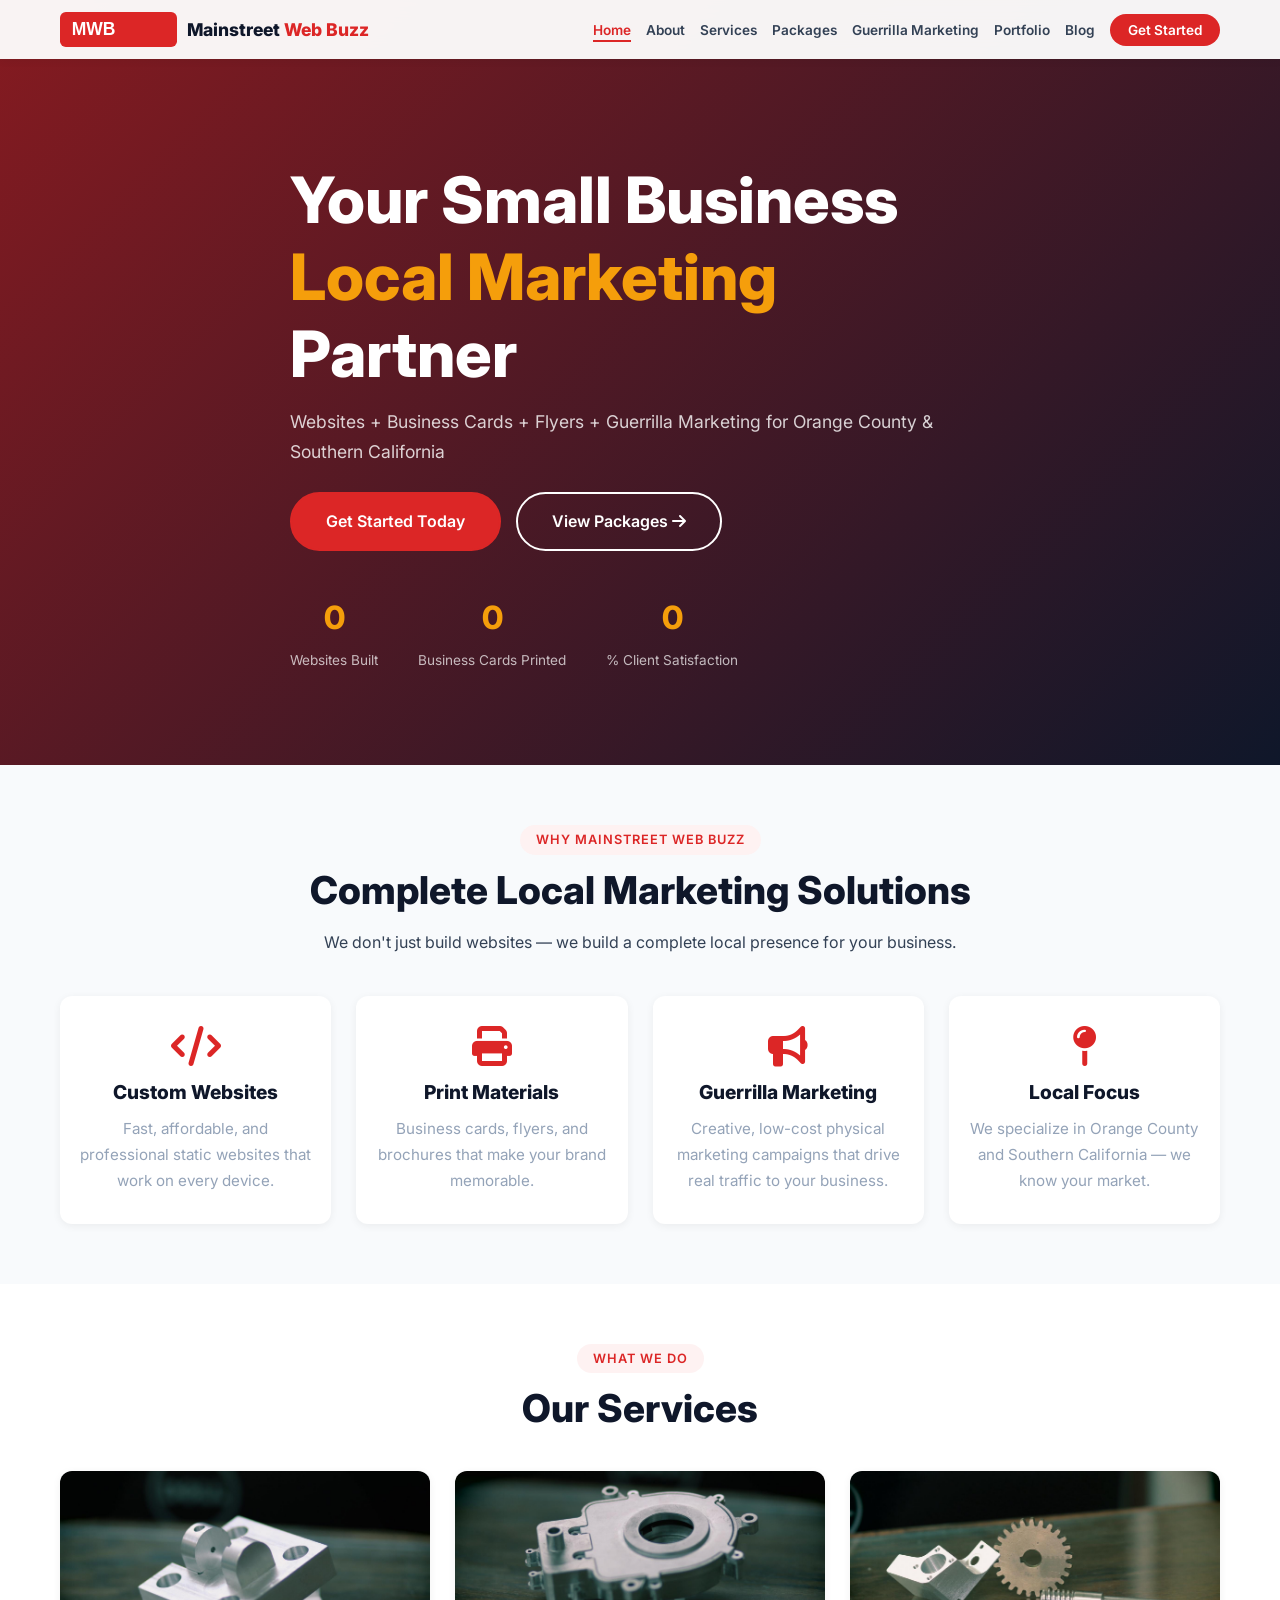
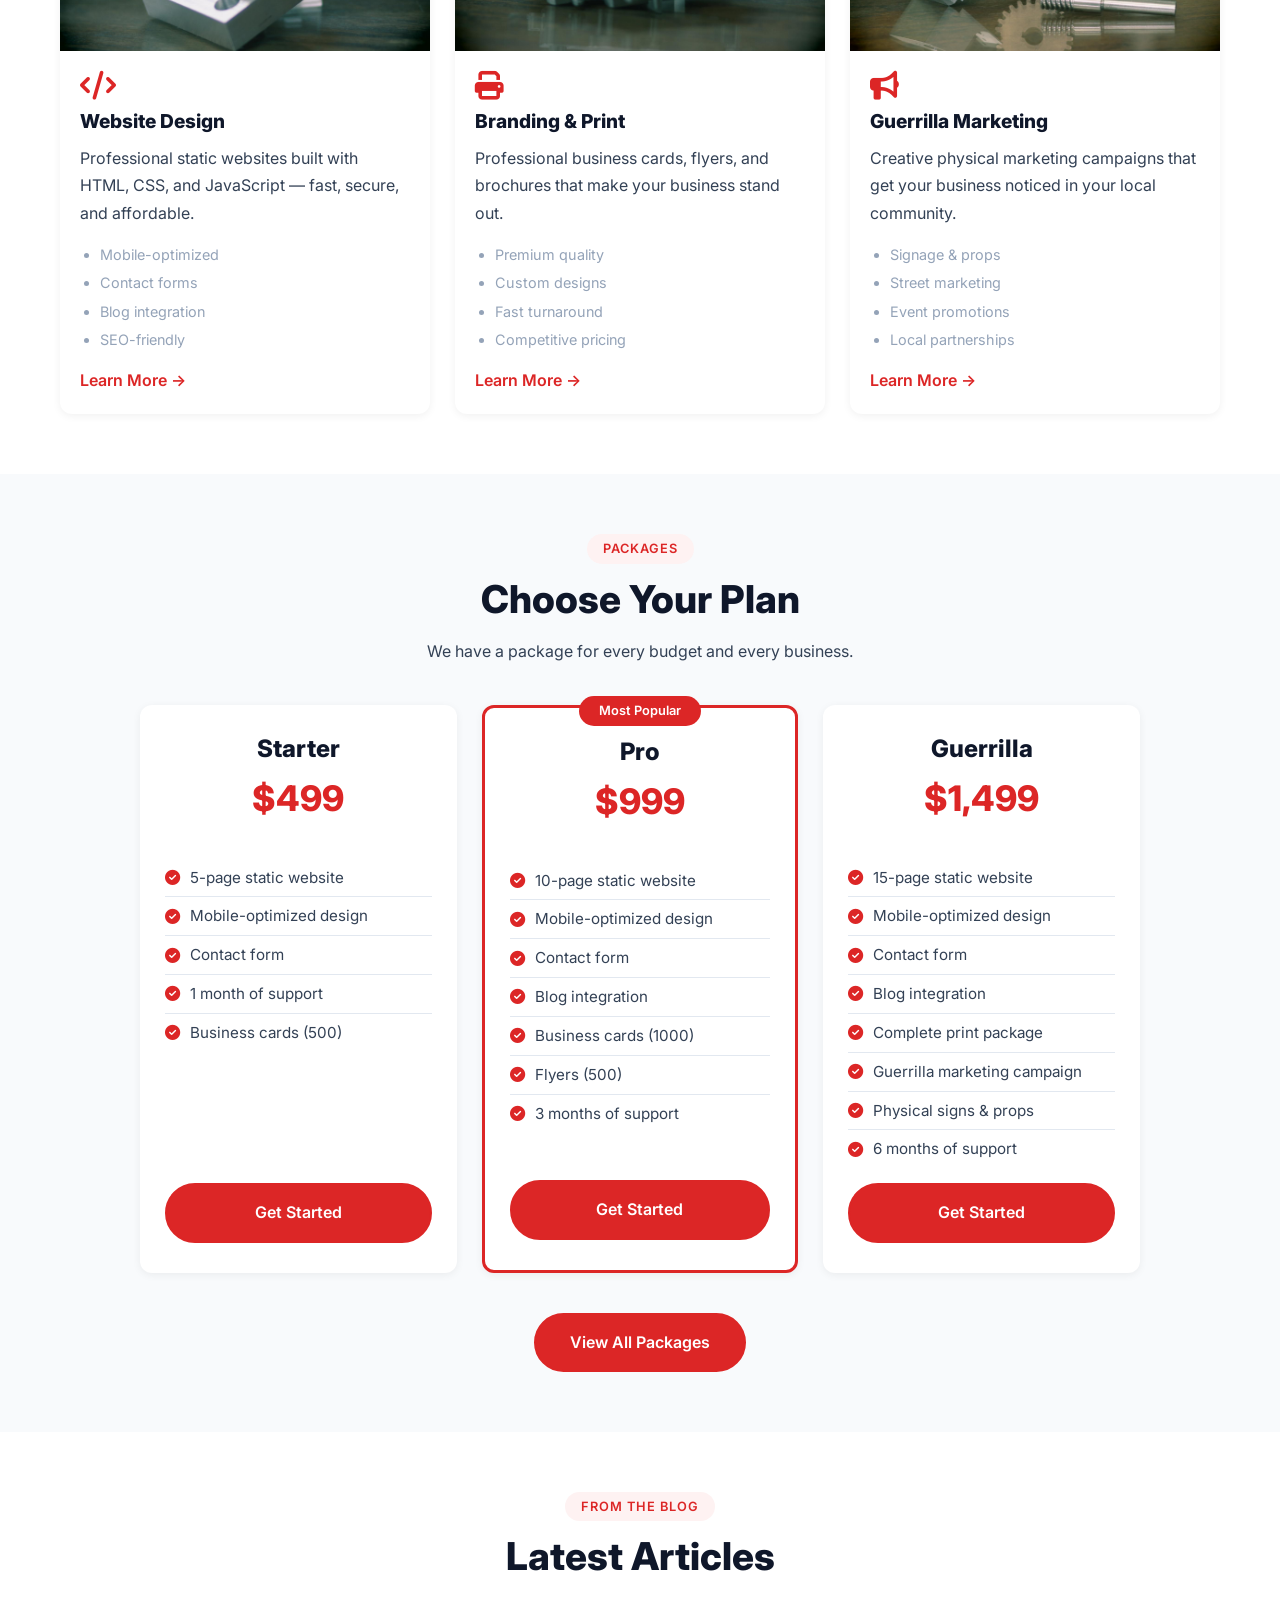
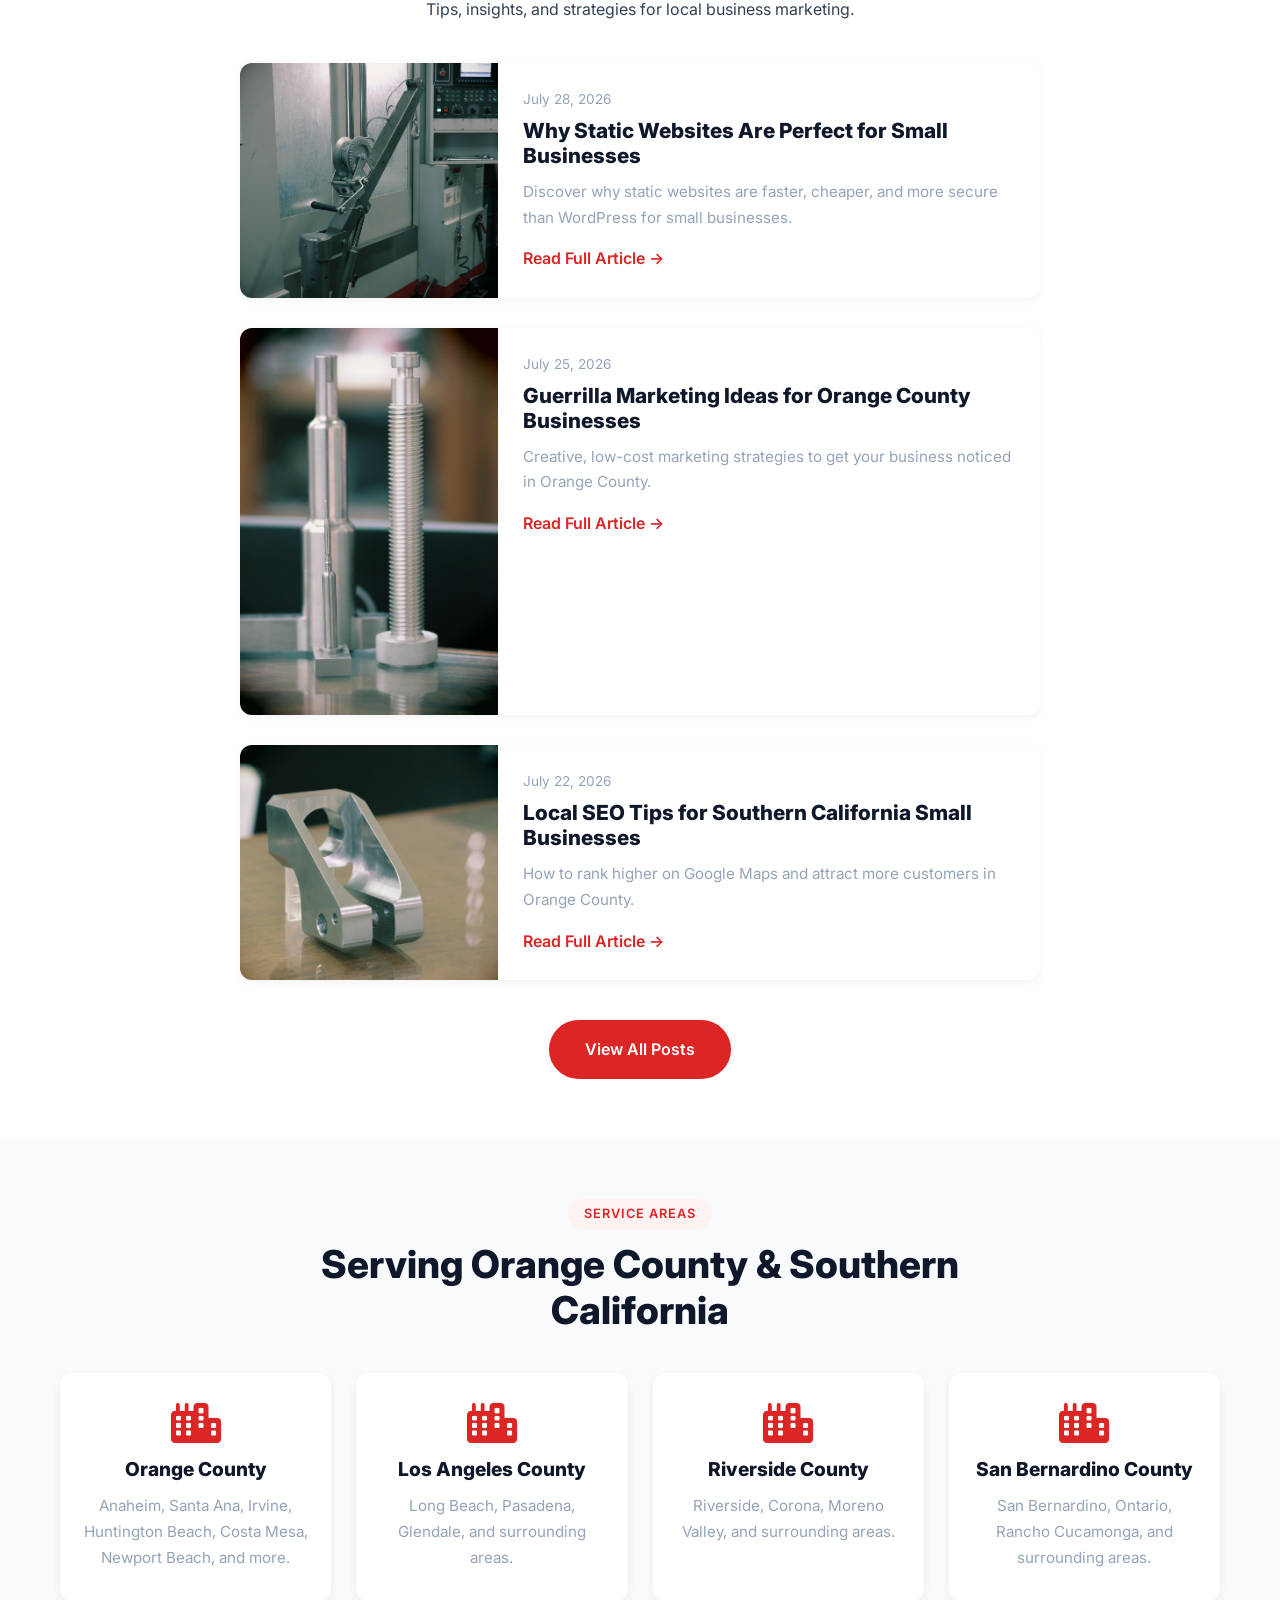
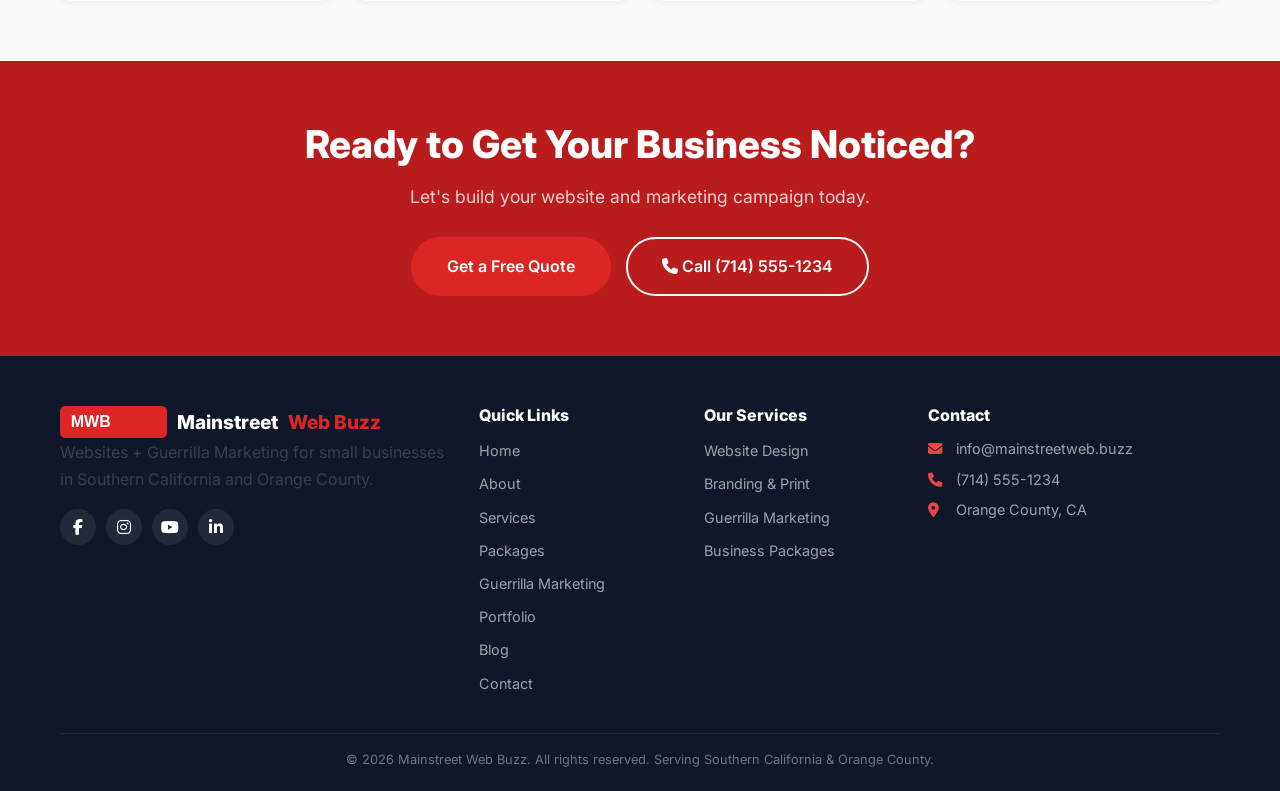
<file: index.html>
<!DOCTYPE html>
<html lang="en">
<head>
    <meta charset="UTF-8">
    <meta name="viewport" content="width=device-width, initial-scale=1.0">
    <title>Mainstreet Web Buzz – Websites + Guerrilla Marketing | Orange County</title>
    <meta name="description" content="Websites, business cards, flyers, and guerrilla marketing for small businesses in Orange County and Southern California.">
    <meta property="og:title" content="Mainstreet Web Buzz – Websites + Guerrilla Marketing">
    <meta property="og:description" content="Websites, business cards, flyers, and guerrilla marketing for Orange County small businesses.">
    <meta property="og:image" content="assets/images/hero-bg.jpg">
    <meta property="og:url" content="https://mainstreetweb-buzz.netlify.app/">
    <meta property="og:type" content="website">
    <meta name="twitter:card" content="summary_large_image">
    <meta name="twitter:title" content="Mainstreet Web Buzz – Websites + Guerrilla Marketing">
    <meta name="twitter:description" content="Websites, business cards, flyers, and guerrilla marketing for Orange County small businesses.">
    <meta name="twitter:image" content="assets/images/hero-bg.jpg">
    <link rel="icon" type="image/svg+xml" href="favicon.svg">
    <link rel="stylesheet" href="https://cdnjs.cloudflare.com/ajax/libs/font-awesome/6.4.0/css/all.min.css">
    <link href="https://fonts.googleapis.com/css2?family=Inter:wght@400;600;700;800;900&display=swap" rel="stylesheet">
    <link rel="stylesheet" href="css/style.css">
</head>
<body>

    <a href="#main-content" class="skip-link" aria-label="Skip to main content">Skip to main content</a>

    <main id="main-content">
        <section class="hero">
            <div class="hero-bg"></div>
            <div class="container">
                <div class="hero-content">
                    <h1>Your Small Business <span>Local Marketing</span> Partner</h1>
                    <p>Websites + Business Cards + Flyers + Guerrilla Marketing for Orange County &amp; Southern California</p>
                    <div class="hero-buttons">
                        <a href="contact.html" class="btn-primary">Get Started Today</a>
                        <a href="packages.html" class="btn-secondary">View Packages <i class="fas fa-arrow-right"></i></a>
                    </div>
                    <div class="hero-stats">
                        <div class="stat">
                            <span class="stat-number" data-count="100">0</span>
                            <span class="stat-label">Websites Built</span>
                        </div>
                        <div class="stat">
                            <span class="stat-number" data-count="50000">0</span>
                            <span class="stat-label">Business Cards Printed</span>
                        </div>
                        <div class="stat">
                            <span class="stat-number" data-count="98">0</span>
                            <span class="stat-label">% Client Satisfaction</span>
                        </div>
                    </div>
                </div>
            </div>
        </section>

        <section class="section-padding" style="background:var(--off-white);">
            <div class="container">
                <div class="section-header">
                    <span class="section-tag">Why Mainstreet Web Buzz</span>
                    <h2>Complete Local Marketing Solutions</h2>
                    <p>We don't just build websites — we build a complete local presence for your business.</p>
                </div>
                <div class="features-grid">
                    <div class="feature-card">
                        <i class="fas fa-code"></i>
                        <h3>Custom Websites</h3>
                        <p>Fast, affordable, and professional static websites that work on every device.</p>
                    </div>
                    <div class="feature-card">
                        <i class="fas fa-print"></i>
                        <h3>Print Materials</h3>
                        <p>Business cards, flyers, and brochures that make your brand memorable.</p>
                    </div>
                    <div class="feature-card">
                        <i class="fas fa-bullhorn"></i>
                        <h3>Guerrilla Marketing</h3>
                        <p>Creative, low-cost physical marketing campaigns that drive real traffic to your business.</p>
                    </div>
                    <div class="feature-card">
                        <i class="fas fa-map-pin"></i>
                        <h3>Local Focus</h3>
                        <p>We specialize in Orange County and Southern California — we know your market.</p>
                    </div>
                </div>
            </div>
        </section>

        <section class="section-padding">
            <div class="container">
                <div class="section-header">
                    <span class="section-tag">What We Do</span>
                    <h2>Our Services</h2>
                </div>
                <div class="services-grid">
                    <div class="service-card" id="websites">
                        <img src="assets/images/website-design.jpg" alt="Website Design" loading="lazy">
                        <div class="service-content">
                            <i class="fas fa-code"></i>
                            <h3>Website Design</h3>
                            <p>Professional static websites built with HTML, CSS, and JavaScript — fast, secure, and affordable.</p>
                            <ul>
                                <li>Mobile-optimized</li>
                                <li>Contact forms</li>
                                <li>Blog integration</li>
                                <li>SEO-friendly</li>
                            </ul>
                            <a href="services.html" class="service-link">Learn More →</a>
                        </div>
                    </div>
                    <div class="service-card" id="branding">
                        <img src="assets/images/business-cards.jpg" alt="Business Cards" loading="lazy">
                        <div class="service-content">
                            <i class="fas fa-print"></i>
                            <h3>Branding &amp; Print</h3>
                            <p>Professional business cards, flyers, and brochures that make your business stand out.</p>
                            <ul>
                                <li>Premium quality</li>
                                <li>Custom designs</li>
                                <li>Fast turnaround</li>
                                <li>Competitive pricing</li>
                            </ul>
                            <a href="services.html" class="service-link">Learn More →</a>
                        </div>
                    </div>
                    <div class="service-card" id="guerrilla">
                        <img src="assets/images/guerrilla-marketing.jpg" alt="Guerrilla Marketing" loading="lazy">
                        <div class="service-content">
                            <i class="fas fa-bullhorn"></i>
                            <h3>Guerrilla Marketing</h3>
                            <p>Creative physical marketing campaigns that get your business noticed in your local community.</p>
                            <ul>
                                <li>Signage &amp; props</li>
                                <li>Street marketing</li>
                                <li>Event promotions</li>
                                <li>Local partnerships</li>
                            </ul>
                            <a href="guerrilla-marketing.html" class="service-link">Learn More →</a>
                        </div>
                    </div>
                </div>
            </div>
        </section>

        <section class="section-padding" style="background:var(--off-white);">
            <div class="container">
                <div class="section-header">
                    <span class="section-tag">Packages</span>
                    <h2>Choose Your Plan</h2>
                    <p>We have a package for every budget and every business.</p>
                </div>
                <div class="packages-grid" id="packages-grid">
                    <!-- Loaded from data/packages.json via JS -->
                </div>
                <div class="text-center">
                    <a href="packages.html" class="btn-primary">View All Packages</a>
                </div>
            </div>
        </section>

        <section class="section-padding">
            <div class="container">
                <div class="section-header">
                    <span class="section-tag">From the Blog</span>
                    <h2>Latest Articles</h2>
                    <p>Tips, insights, and strategies for local business marketing.</p>
                </div>
                <div class="blog-grid" id="blog-grid">
                    <!-- Posts are loaded from data/posts.json via JS -->
                </div>
                <div class="text-center">
                    <a href="blog.html" class="btn-primary">View All Posts</a>
                </div>
            </div>
        </section>

        <section class="section-padding" style="background:var(--off-white);">
            <div class="container">
                <div class="section-header">
                    <span class="section-tag">Service Areas</span>
                    <h2>Serving Orange County &amp; Southern California</h2>
                </div>
                <div class="areas-grid">
                    <div class="area-card">
                        <i class="fas fa-city"></i>
                        <h3>Orange County</h3>
                        <p>Anaheim, Santa Ana, Irvine, Huntington Beach, Costa Mesa, Newport Beach, and more.</p>
                    </div>
                    <div class="area-card">
                        <i class="fas fa-city"></i>
                        <h3>Los Angeles County</h3>
                        <p>Long Beach, Pasadena, Glendale, and surrounding areas.</p>
                    </div>
                    <div class="area-card">
                        <i class="fas fa-city"></i>
                        <h3>Riverside County</h3>
                        <p>Riverside, Corona, Moreno Valley, and surrounding areas.</p>
                    </div>
                    <div class="area-card">
                        <i class="fas fa-city"></i>
                        <h3>San Bernardino County</h3>
                        <p>San Bernardino, Ontario, Rancho Cucamonga, and surrounding areas.</p>
                    </div>
                </div>
            </div>
        </section>

        <section class="cta-section">
            <div class="container">
                <div class="cta-content">
                    <h2>Ready to Get Your Business Noticed?</h2>
                    <p>Let's build your website and marketing campaign today.</p>
                    <div class="cta-buttons">
                        <a href="contact.html" class="btn-primary">Get a Free Quote</a>
                        <a href="tel:+17145551234" class="btn-secondary-outline"><i class="fas fa-phone"></i> Call (714) 555-1234</a>
                    </div>
                </div>
            </div>
        </section>
    </main>

    <script src="js/components.js"></script>
    <script src="js/main.js"></script>
</body>
</html>
</file>
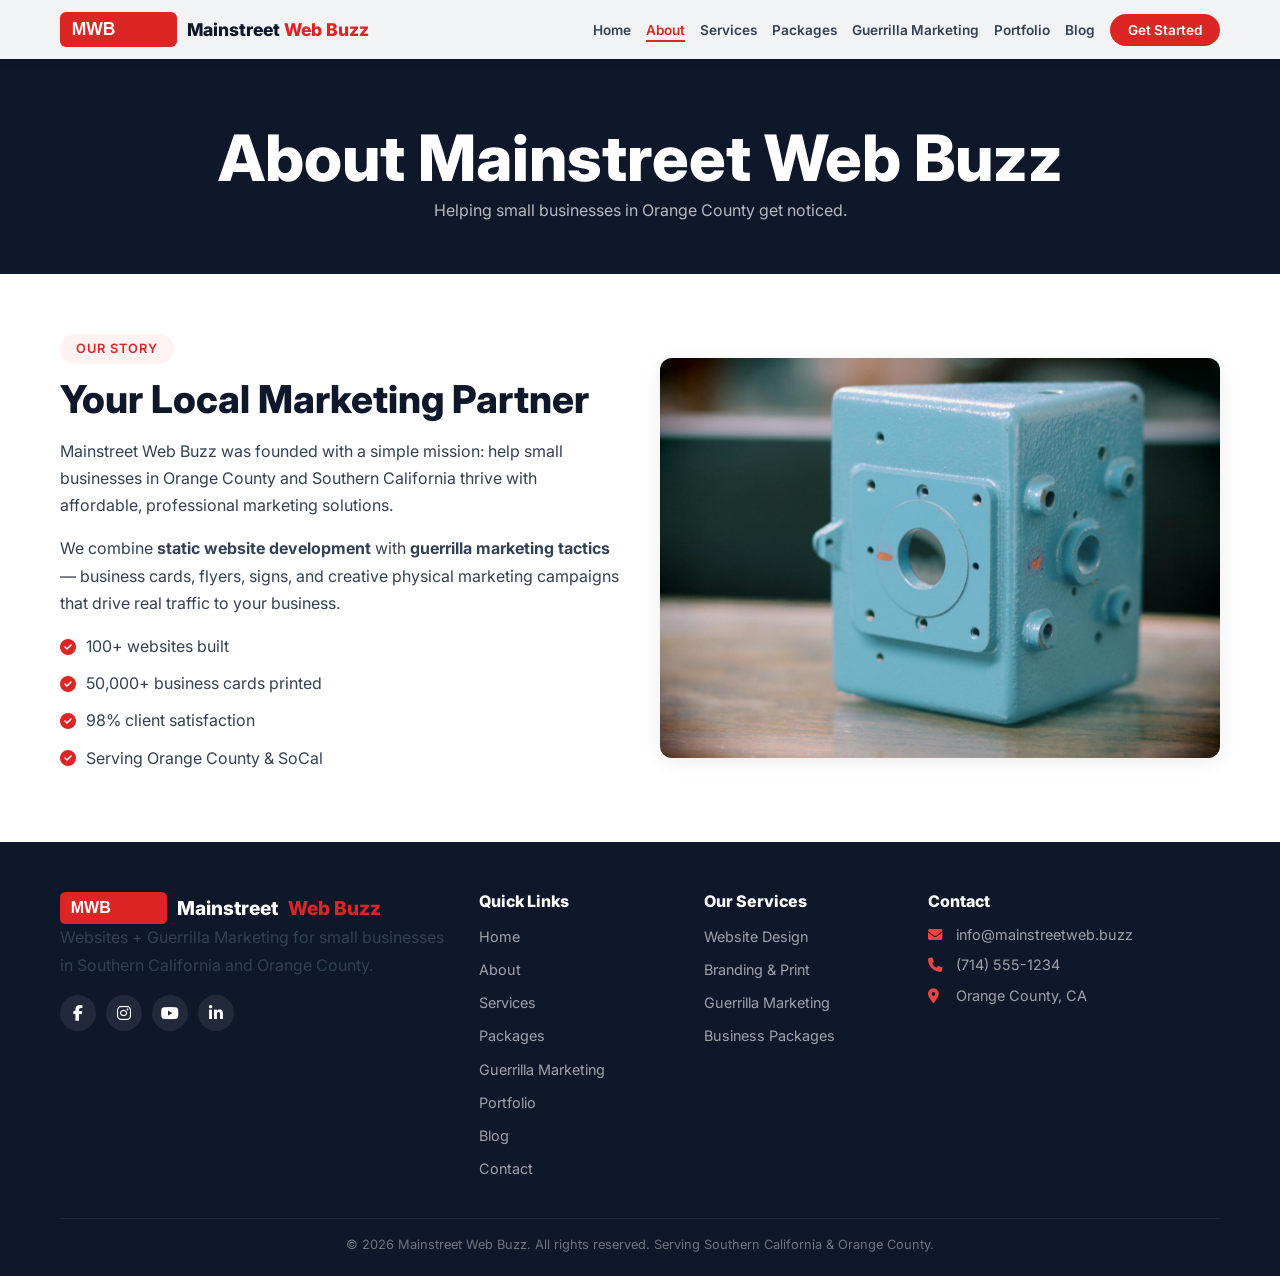
<file: about.html>
<!DOCTYPE html>
<html lang="en">
<head>
    <meta charset="UTF-8">
    <meta name="viewport" content="width=device-width, initial-scale=1.0">
    <title>About – Mainstreet Web Buzz | Orange County Marketing</title>
    <meta name="description" content="Learn about Mainstreet Web Buzz — websites, business cards, and guerrilla marketing for Orange County small businesses.">
    <meta property="og:title" content="About Mainstreet Web Buzz">
    <meta property="og:description" content="Websites, business cards, and guerrilla marketing for Orange County small businesses.">
    <meta property="og:image" content="assets/images/about.jpg">
    <link rel="icon" type="image/svg+xml" href="favicon.svg">
    <link rel="stylesheet" href="https://cdnjs.cloudflare.com/ajax/libs/font-awesome/6.4.0/css/all.min.css">
    <link href="https://fonts.googleapis.com/css2?family=Inter:wght@400;600;700;800;900&display=swap" rel="stylesheet">
    <link rel="stylesheet" href="css/style.css">
</head>
<body>

    <a href="#main-content" class="skip-link" aria-label="Skip to main content">Skip to main content</a>

    <main id="main-content">
        <section class="page-hero">
            <div class="container">
                <h1>About Mainstreet Web Buzz</h1>
                <p>Helping small businesses in Orange County get noticed.</p>
            </div>
        </section>

        <section class="section-padding">
            <div class="container">
                <div class="about-grid">
                    <div>
                        <span class="section-tag">Our Story</span>
                        <h2>Your Local Marketing Partner</h2>
                        <p>Mainstreet Web Buzz was founded with a simple mission: help small businesses in Orange County and Southern California thrive with affordable, professional marketing solutions.</p>
                        <p>We combine <strong>static website development</strong> with <strong>guerrilla marketing tactics</strong> — business cards, flyers, signs, and creative physical marketing campaigns that drive real traffic to your business.</p>
                        <ul>
                            <li><i class="fas fa-check-circle"></i> 100+ websites built</li>
                            <li><i class="fas fa-check-circle"></i> 50,000+ business cards printed</li>
                            <li><i class="fas fa-check-circle"></i> 98% client satisfaction</li>
                            <li><i class="fas fa-check-circle"></i> Serving Orange County &amp; SoCal</li>
                        </ul>
                    </div>
                    <div>
                        <img src="assets/images/about.jpg" alt="Mainstreet Web Buzz team" style="border-radius:var(--radius-md);width:100%;height:400px;object-fit:cover;box-shadow:var(--shadow-md);">
                    </div>
                </div>
            </div>
        </section>
    </main>

    <script src="js/components.js"></script>
    <script src="js/main.js"></script>
</body>
</html>
</file>
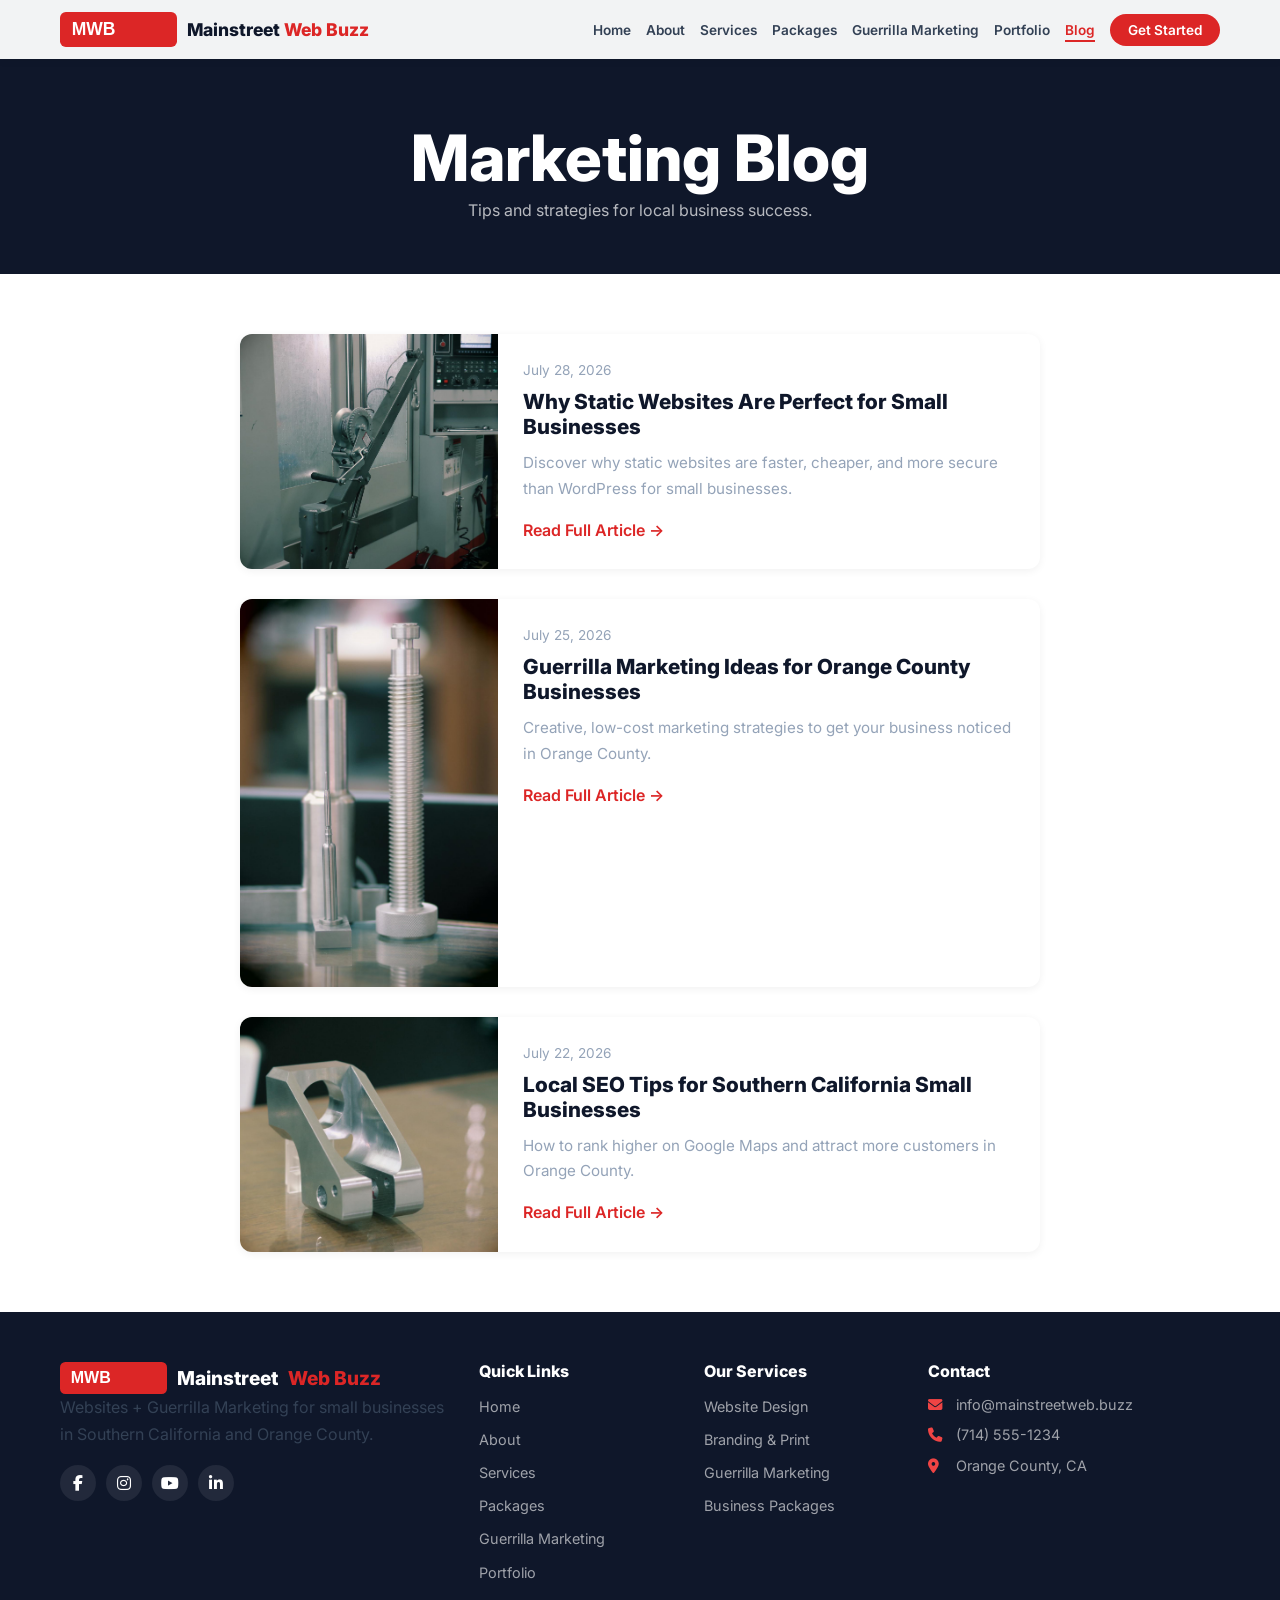
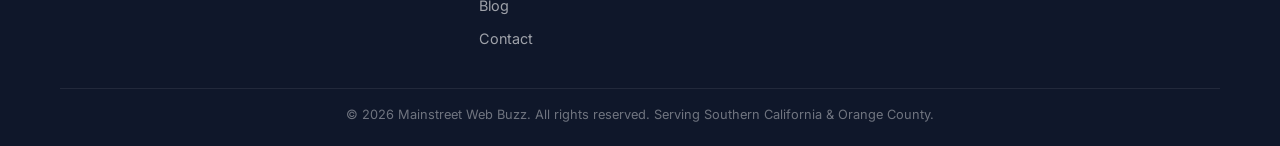
<file: blog.html>
<!DOCTYPE html>
<html lang="en">
<head>
    <meta charset="UTF-8">
    <meta name="viewport" content="width=device-width, initial-scale=1.0">
    <title>Blog – Mainstreet Web Buzz | Marketing Tips for Small Business</title>
    <meta name="description" content="Marketing tips, website advice, and guerrilla marketing strategies for Orange County small businesses.">
    <meta property="og:title" content="Blog – Mainstreet Web Buzz">
    <meta property="og:description" content="Marketing tips for Orange County small businesses.">
    <link rel="icon" type="image/svg+xml" href="favicon.svg">
    <link rel="stylesheet" href="https://cdnjs.cloudflare.com/ajax/libs/font-awesome/6.4.0/css/all.min.css">
    <link href="https://fonts.googleapis.com/css2?family=Inter:wght@400;600;700;800;900&display=swap" rel="stylesheet">
    <link rel="stylesheet" href="css/style.css">
</head>
<body>

    <a href="#main-content" class="skip-link" aria-label="Skip to main content">Skip to main content</a>

    <main id="main-content">
        <section class="page-hero">
            <div class="container">
                <h1>Marketing Blog</h1>
                <p>Tips and strategies for local business success.</p>
            </div>
        </section>

        <section class="section-padding">
            <div class="container">
                <div class="blog-grid" id="blog-grid">
                    <!-- Posts are loaded from data/posts.json via JS -->
                </div>
            </div>
        </section>
    </main>

    <script src="js/components.js"></script>
    <script src="js/main.js"></script>
</body>
</html>
</file>
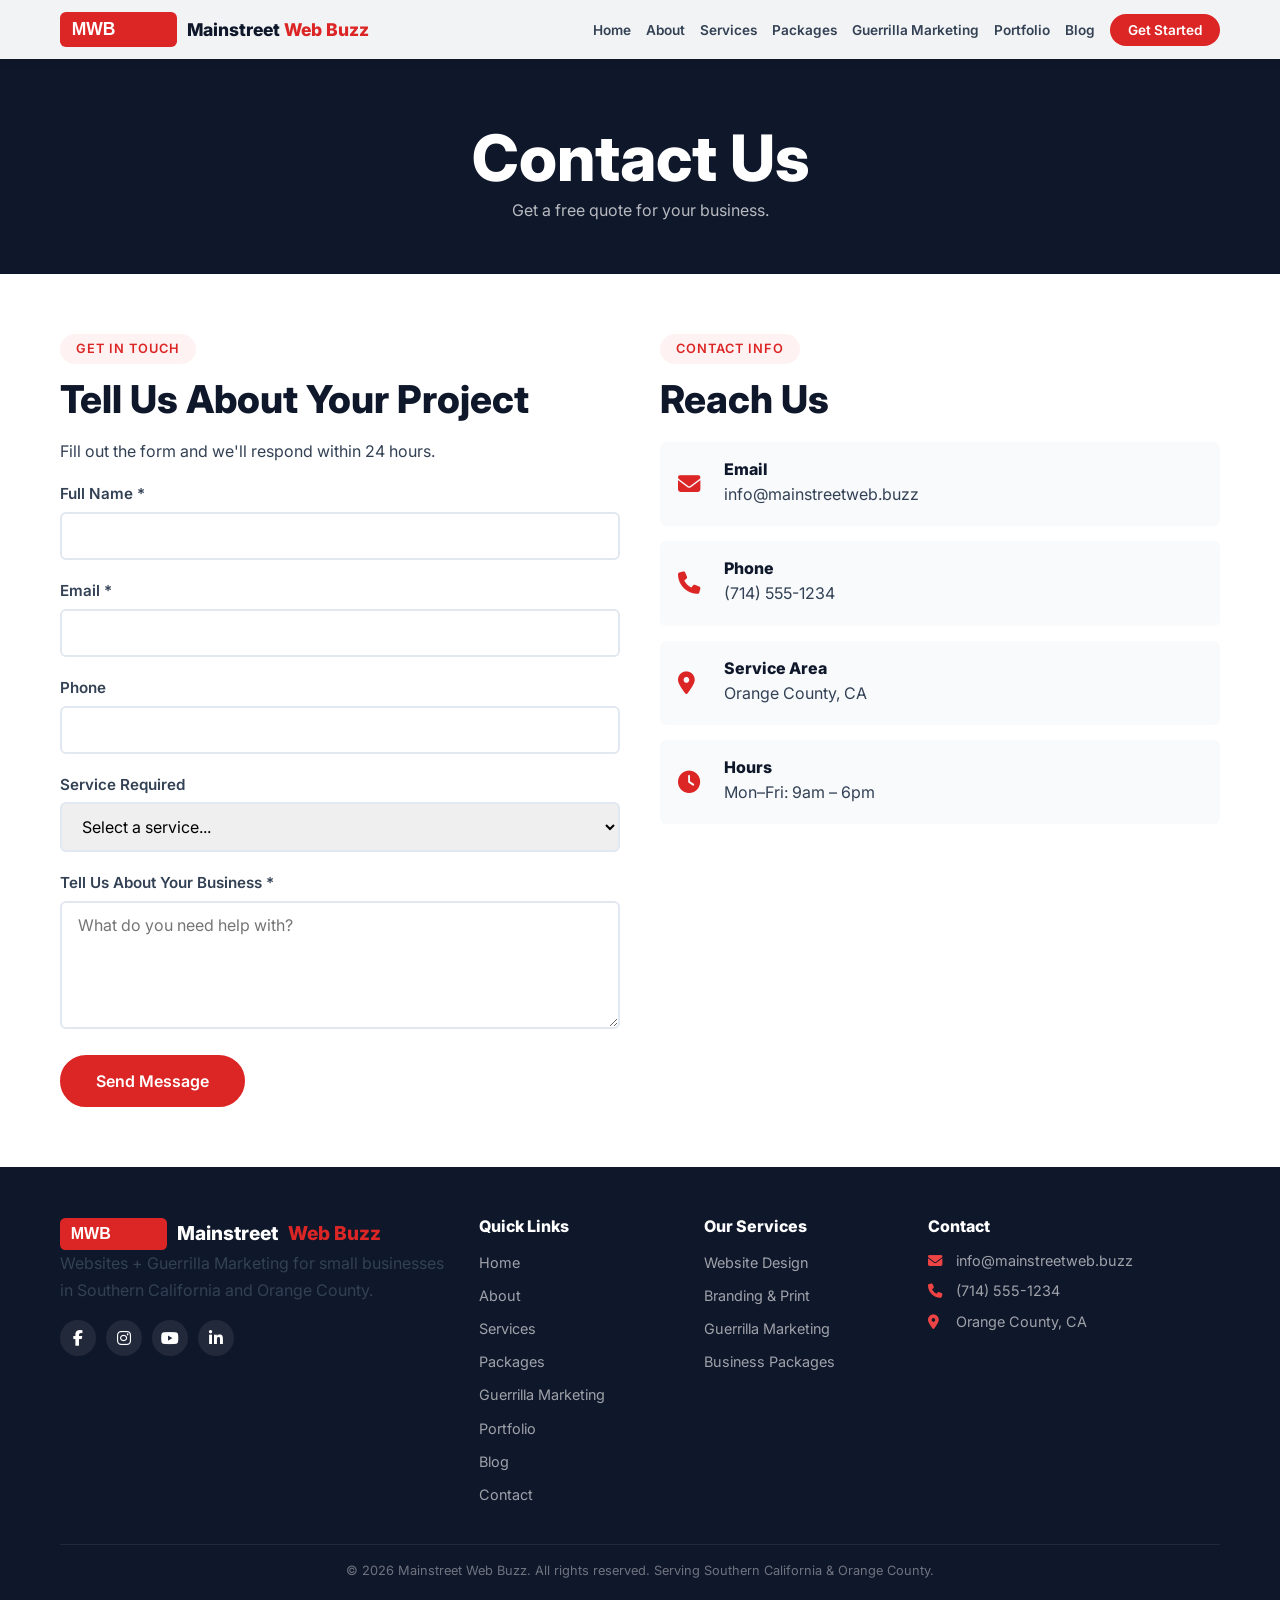
<file: contact.html>
<!DOCTYPE html>
<html lang="en">
<head>
    <meta charset="UTF-8">
    <meta name="viewport" content="width=device-width, initial-scale=1.0">
    <title>Contact – Mainstreet Web Buzz | Orange County</title>
    <meta name="description" content="Get a free quote for your website, business cards, or guerrilla marketing campaign in Orange County.">
    <meta property="og:title" content="Contact Mainstreet Web Buzz">
    <meta property="og:description" content="Get a free quote for your website or marketing campaign.">
    <link rel="icon" type="image/svg+xml" href="favicon.svg">
    <link rel="stylesheet" href="https://cdnjs.cloudflare.com/ajax/libs/font-awesome/6.4.0/css/all.min.css">
    <link href="https://fonts.googleapis.com/css2?family=Inter:wght@400;600;700;800;900&display=swap" rel="stylesheet">
    <link rel="stylesheet" href="css/style.css">
</head>
<body>

    <a href="#main-content" class="skip-link" aria-label="Skip to main content">Skip to main content</a>

    <main id="main-content">
        <section class="page-hero">
            <div class="container">
                <h1>Contact Us</h1>
                <p>Get a free quote for your business.</p>
            </div>
        </section>

        <section class="section-padding">
            <div class="container">
                <div class="contact-grid">
                    <div>
                        <span class="section-tag">Get in Touch</span>
                        <h2>Tell Us About Your Project</h2>
                        <p>Fill out the form and we'll respond within 24 hours.</p>
                        <form netlify>
                            <div class="form-group">
                                <label for="name">Full Name *</label>
                                <input type="text" id="name" name="name" required>
                            </div>
                            <div class="form-group">
                                <label for="email">Email *</label>
                                <input type="email" id="email" name="email" required>
                            </div>
                            <div class="form-group">
                                <label for="phone">Phone</label>
                                <input type="tel" id="phone" name="phone">
                            </div>
                            <div class="form-group">
                                <label for="service">Service Required</label>
                                <select id="service" name="service">
                                    <option value="">Select a service...</option>
                                    <option value="website">Website Design</option>
                                    <option value="print">Business Cards / Flyers</option>
                                    <option value="guerrilla">Guerrilla Marketing</option>
                                    <option value="package">Complete Package</option>
                                </select>
                            </div>
                            <div class="form-group">
                                <label for="message">Tell Us About Your Business *</label>
                                <textarea id="message" name="message" rows="5" required placeholder="What do you need help with?"></textarea>
                            </div>
                            <button type="submit" class="btn-primary">Send Message</button>
                        </form>
                    </div>
                    <div>
                        <span class="section-tag">Contact Info</span>
                        <h2>Reach Us</h2>
                        <div class="contact-details">
                            <div>
                                <i class="fas fa-envelope"></i>
                                <div>
                                    <h4>Email</h4>
                                    <a href="mailto:info@mainstreetweb.buzz">info@mainstreetweb.buzz</a>
                                </div>
                            </div>
                            <div>
                                <i class="fas fa-phone"></i>
                                <div>
                                    <h4>Phone</h4>
                                    <a href="tel:+17145551234">(714) 555-1234</a>
                                </div>
                            </div>
                            <div>
                                <i class="fas fa-map-marker-alt"></i>
                                <div>
                                    <h4>Service Area</h4>
                                    <p>Orange County, CA</p>
                                </div>
                            </div>
                            <div>
                                <i class="fas fa-clock"></i>
                                <div>
                                    <h4>Hours</h4>
                                    <p>Mon–Fri: 9am – 6pm</p>
                                </div>
                            </div>
                        </div>
                    </div>
                </div>
            </div>
        </section>
    </main>

    <script src="js/components.js"></script>
    <script src="js/main.js"></script>
</body>
</html>
</file>
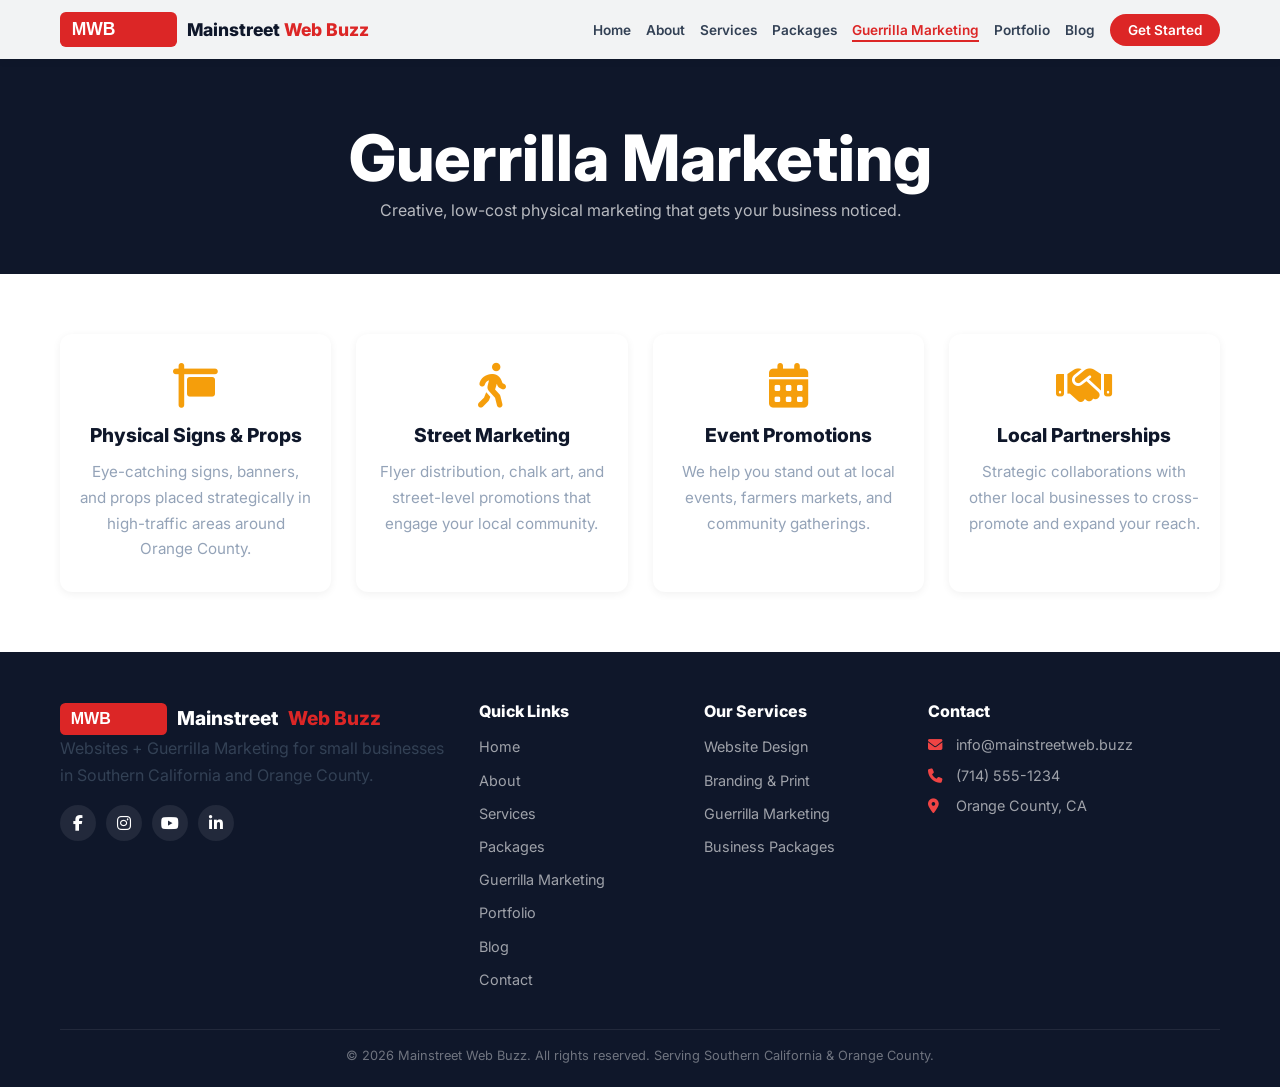
<file: guerrilla-marketing.html>
<!DOCTYPE html>
<html lang="en">
<head>
    <meta charset="UTF-8">
    <meta name="viewport" content="width=device-width, initial-scale=1.0">
    <title>Guerrilla Marketing – Mainstreet Web Buzz | Orange County</title>
    <meta name="description" content="Creative guerrilla marketing campaigns for Orange County small businesses. Get noticed with physical signs, props, and promotions.">
    <meta property="og:title" content="Guerrilla Marketing – Mainstreet Web Buzz">
    <meta property="og:description" content="Creative physical marketing campaigns for Orange County small businesses.">
    <link rel="icon" type="image/svg+xml" href="favicon.svg">
    <link rel="stylesheet" href="https://cdnjs.cloudflare.com/ajax/libs/font-awesome/6.4.0/css/all.min.css">
    <link href="https://fonts.googleapis.com/css2?family=Inter:wght@400;600;700;800;900&display=swap" rel="stylesheet">
    <link rel="stylesheet" href="css/style.css">
</head>
<body>

    <a href="#main-content" class="skip-link" aria-label="Skip to main content">Skip to main content</a>

    <main id="main-content">
        <section class="page-hero">
            <div class="container">
                <h1>Guerrilla Marketing</h1>
                <p>Creative, low-cost physical marketing that gets your business noticed.</p>
            </div>
        </section>

        <section class="section-padding">
            <div class="container">
                <div class="guerrilla-grid">
                    <div class="guerrilla-card">
                        <i class="fas fa-sign"></i>
                        <h3>Physical Signs &amp; Props</h3>
                        <p>Eye-catching signs, banners, and props placed strategically in high-traffic areas around Orange County.</p>
                    </div>
                    <div class="guerrilla-card">
                        <i class="fas fa-walking"></i>
                        <h3>Street Marketing</h3>
                        <p>Flyer distribution, chalk art, and street-level promotions that engage your local community.</p>
                    </div>
                    <div class="guerrilla-card">
                        <i class="fas fa-calendar-alt"></i>
                        <h3>Event Promotions</h3>
                        <p>We help you stand out at local events, farmers markets, and community gatherings.</p>
                    </div>
                    <div class="guerrilla-card">
                        <i class="fas fa-handshake"></i>
                        <h3>Local Partnerships</h3>
                        <p>Strategic collaborations with other local businesses to cross-promote and expand your reach.</p>
                    </div>
                </div>
            </div>
        </section>
    </main>

    <script src="js/components.js"></script>
    <script src="js/main.js"></script>
</body>
</html>
</file>
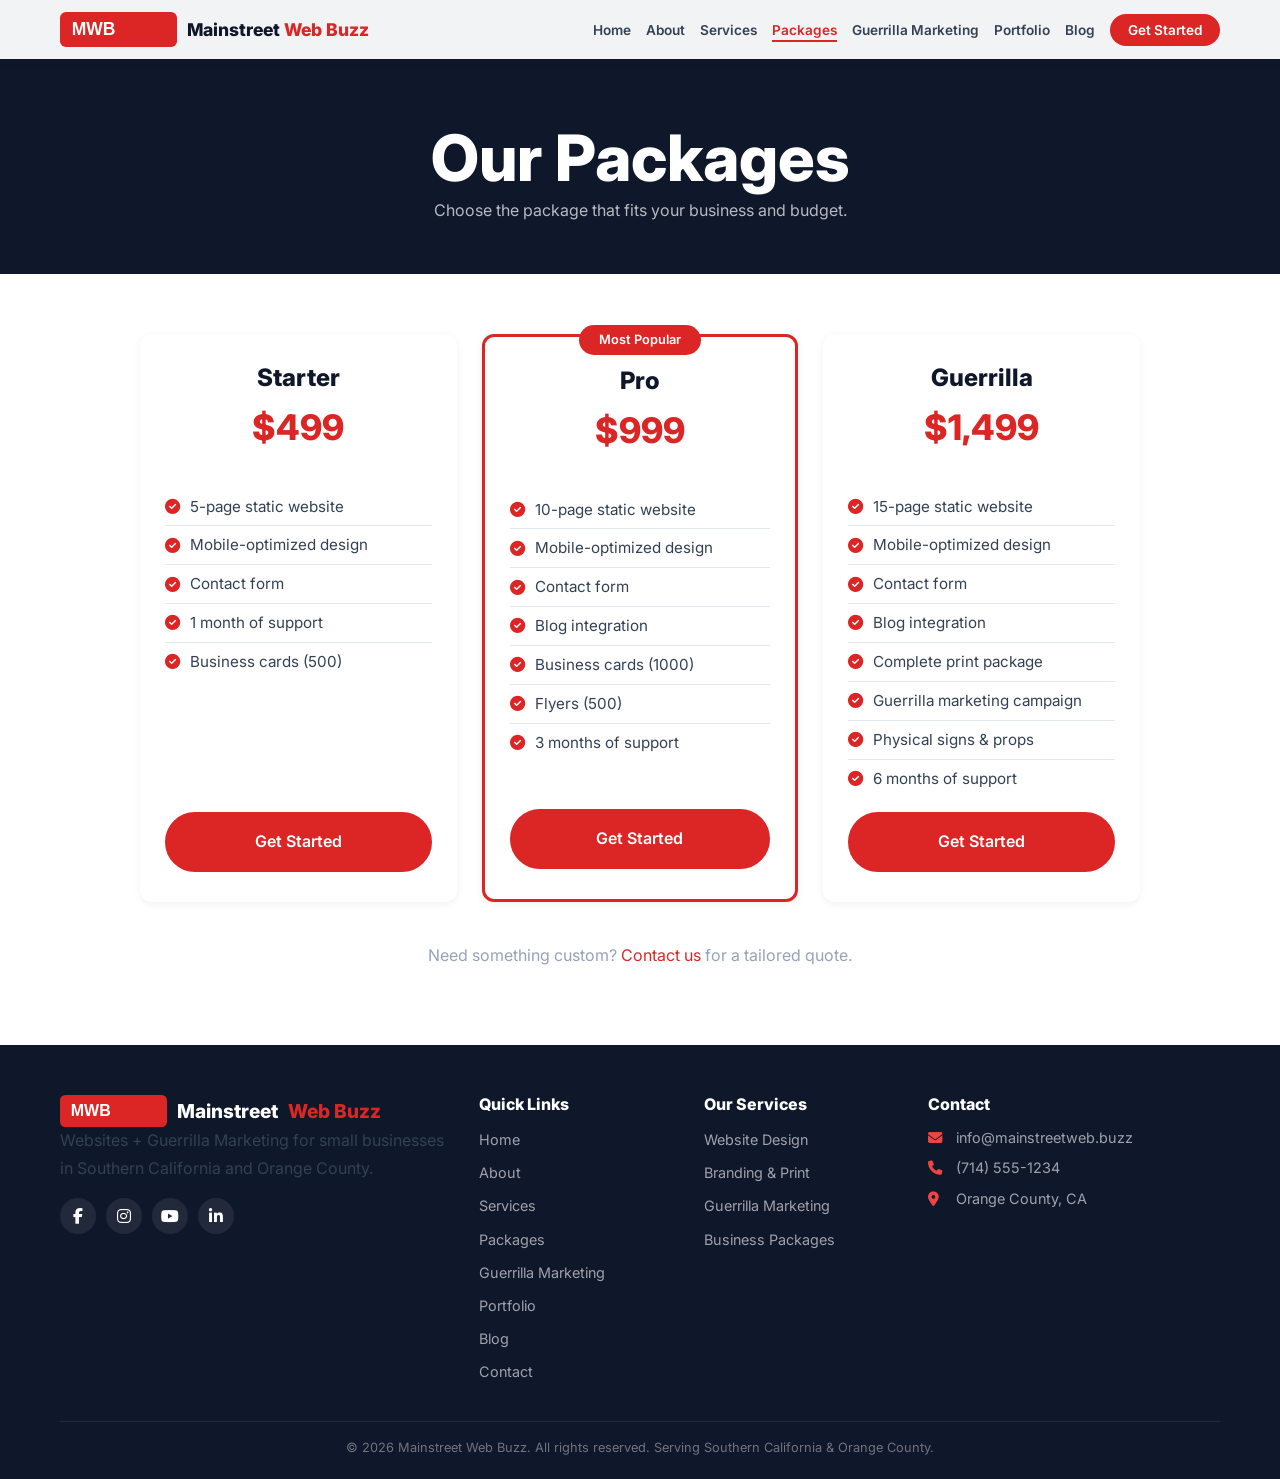
<file: packages.html>
<!DOCTYPE html>
<html lang="en">
<head>
    <meta charset="UTF-8">
    <meta name="viewport" content="width=device-width, initial-scale=1.0">
    <title>Packages – Mainstreet Web Buzz</title>
    <meta name="description" content="Affordable packages for websites, business cards, and guerrilla marketing in Orange County.">
    <meta property="og:title" content="Our Packages – Mainstreet Web Buzz">
    <meta property="og:description" content="Affordable packages for websites, business cards, and guerrilla marketing.">
    <link rel="icon" type="image/svg+xml" href="favicon.svg">
    <link rel="stylesheet" href="https://cdnjs.cloudflare.com/ajax/libs/font-awesome/6.4.0/css/all.min.css">
    <link href="https://fonts.googleapis.com/css2?family=Inter:wght@400;600;700;800;900&display=swap" rel="stylesheet">
    <link rel="stylesheet" href="css/style.css">
</head>
<body>

    <a href="#main-content" class="skip-link" aria-label="Skip to main content">Skip to main content</a>

    <main id="main-content">
        <section class="page-hero">
            <div class="container">
                <h1>Our Packages</h1>
                <p>Choose the package that fits your business and budget.</p>
            </div>
        </section>

        <section class="section-padding">
            <div class="container">
                <div class="packages-grid" id="packages-grid">
                    <!-- Packages are loaded from data/packages.json via JS -->
                </div>
                <div class="text-center" style="margin-top:40px;">
                    <p style="color:var(--gray);">Need something custom? <a href="contact.html">Contact us</a> for a tailored quote.</p>
                </div>
            </div>
        </section>
    </main>

    <script src="js/components.js"></script>
    <script src="js/main.js"></script>
</body>
</html>
</file>
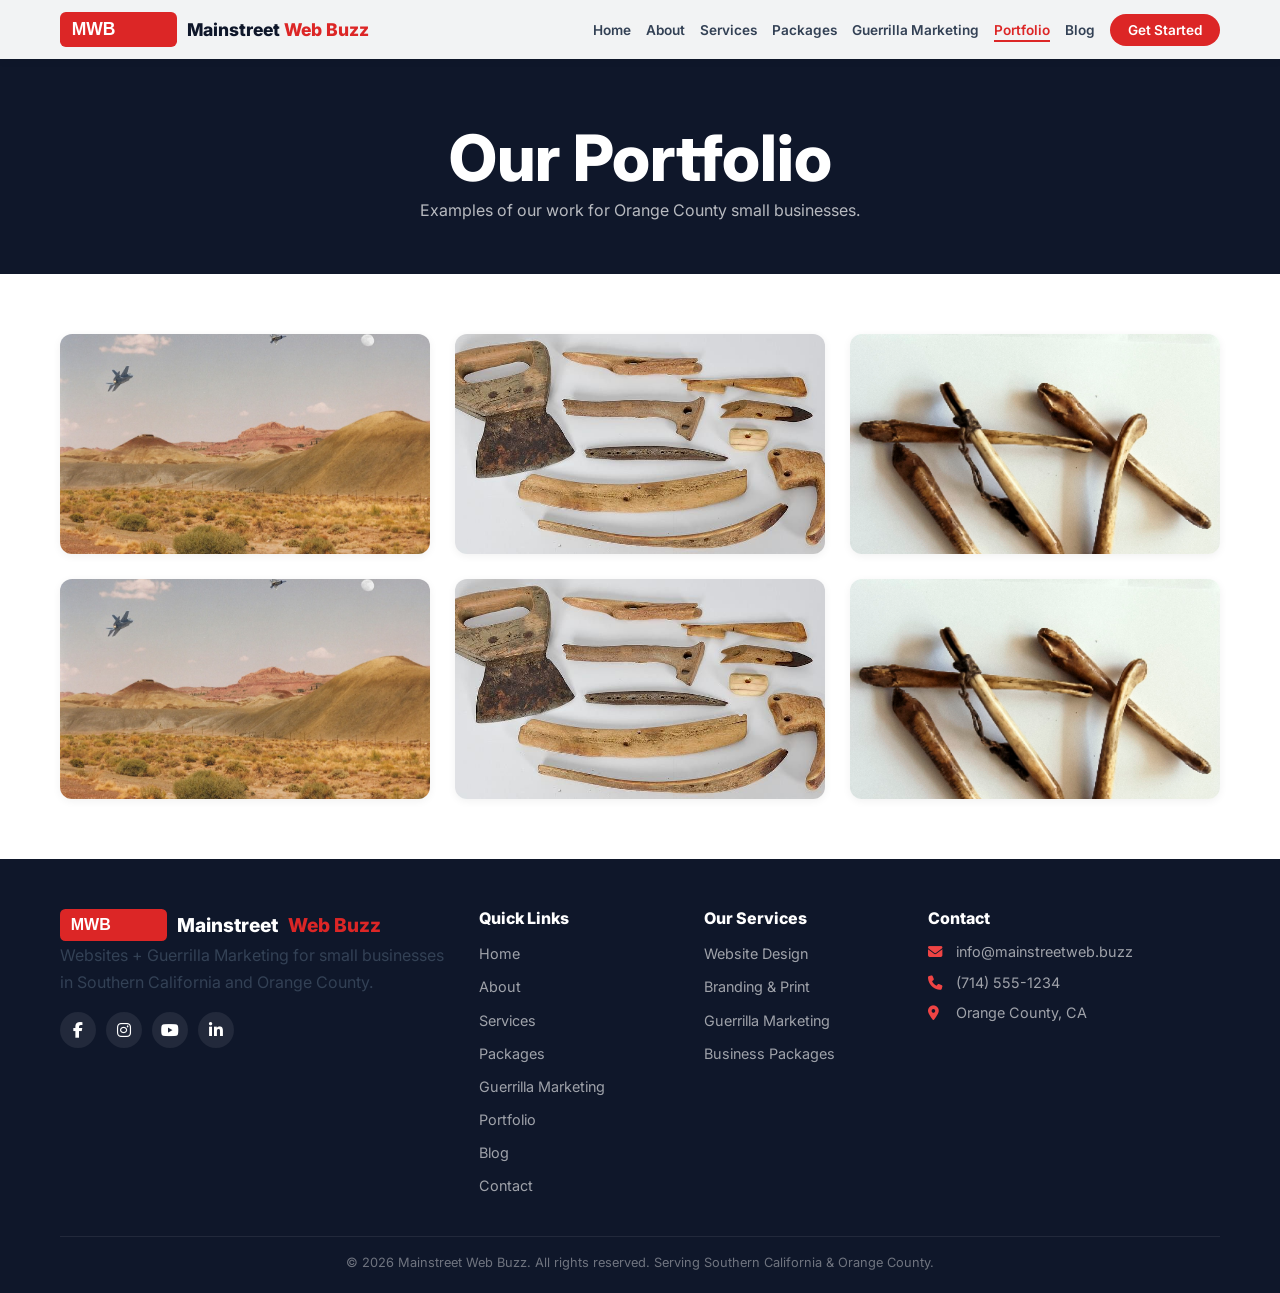
<file: portfolio.html>
<!DOCTYPE html>
<html lang="en">
<head>
    <meta charset="UTF-8">
    <meta name="viewport" content="width=device-width, initial-scale=1.0">
    <title>Portfolio – Mainstreet Web Buzz</title>
    <meta name="description" content="See our portfolio of websites, business cards, and guerrilla marketing campaigns in Orange County.">
    <meta property="og:title" content="Portfolio – Mainstreet Web Buzz">
    <meta property="og:description" content="See our work for Orange County small businesses.">
    <link rel="icon" type="image/svg+xml" href="favicon.svg">
    <link rel="stylesheet" href="https://cdnjs.cloudflare.com/ajax/libs/font-awesome/6.4.0/css/all.min.css">
    <link href="https://fonts.googleapis.com/css2?family=Inter:wght@400;600;700;800;900&display=swap" rel="stylesheet">
    <link rel="stylesheet" href="css/style.css">
</head>
<body>

    <a href="#main-content" class="skip-link" aria-label="Skip to main content">Skip to main content</a>

    <main id="main-content">
        <section class="page-hero">
            <div class="container">
                <h1>Our Portfolio</h1>
                <p>Examples of our work for Orange County small businesses.</p>
            </div>
        </section>

        <section class="section-padding">
            <div class="container">
                <div class="gallery-grid">
                    <div class="gallery-item">
                        <img src="assets/images/portfolio-1.jpg" alt="Website design project" loading="lazy">
                    </div>
                    <div class="gallery-item">
                        <img src="assets/images/portfolio-2.jpg" alt="Business card design" loading="lazy">
                    </div>
                    <div class="gallery-item">
                        <img src="assets/images/portfolio-3.jpg" alt="Guerrilla marketing campaign" loading="lazy">
                    </div>
                    <div class="gallery-item">
                        <img src="assets/images/portfolio-1.jpg" alt="Website project" loading="lazy">
                    </div>
                    <div class="gallery-item">
                        <img src="assets/images/portfolio-2.jpg" alt="Business card project" loading="lazy">
                    </div>
                    <div class="gallery-item">
                        <img src="assets/images/portfolio-3.jpg" alt="Guerrilla marketing campaign" loading="lazy">
                    </div>
                </div>
            </div>
        </section>
    </main>

    <script src="js/components.js"></script>
    <script src="js/main.js"></script>
</body>
</html>
</file>
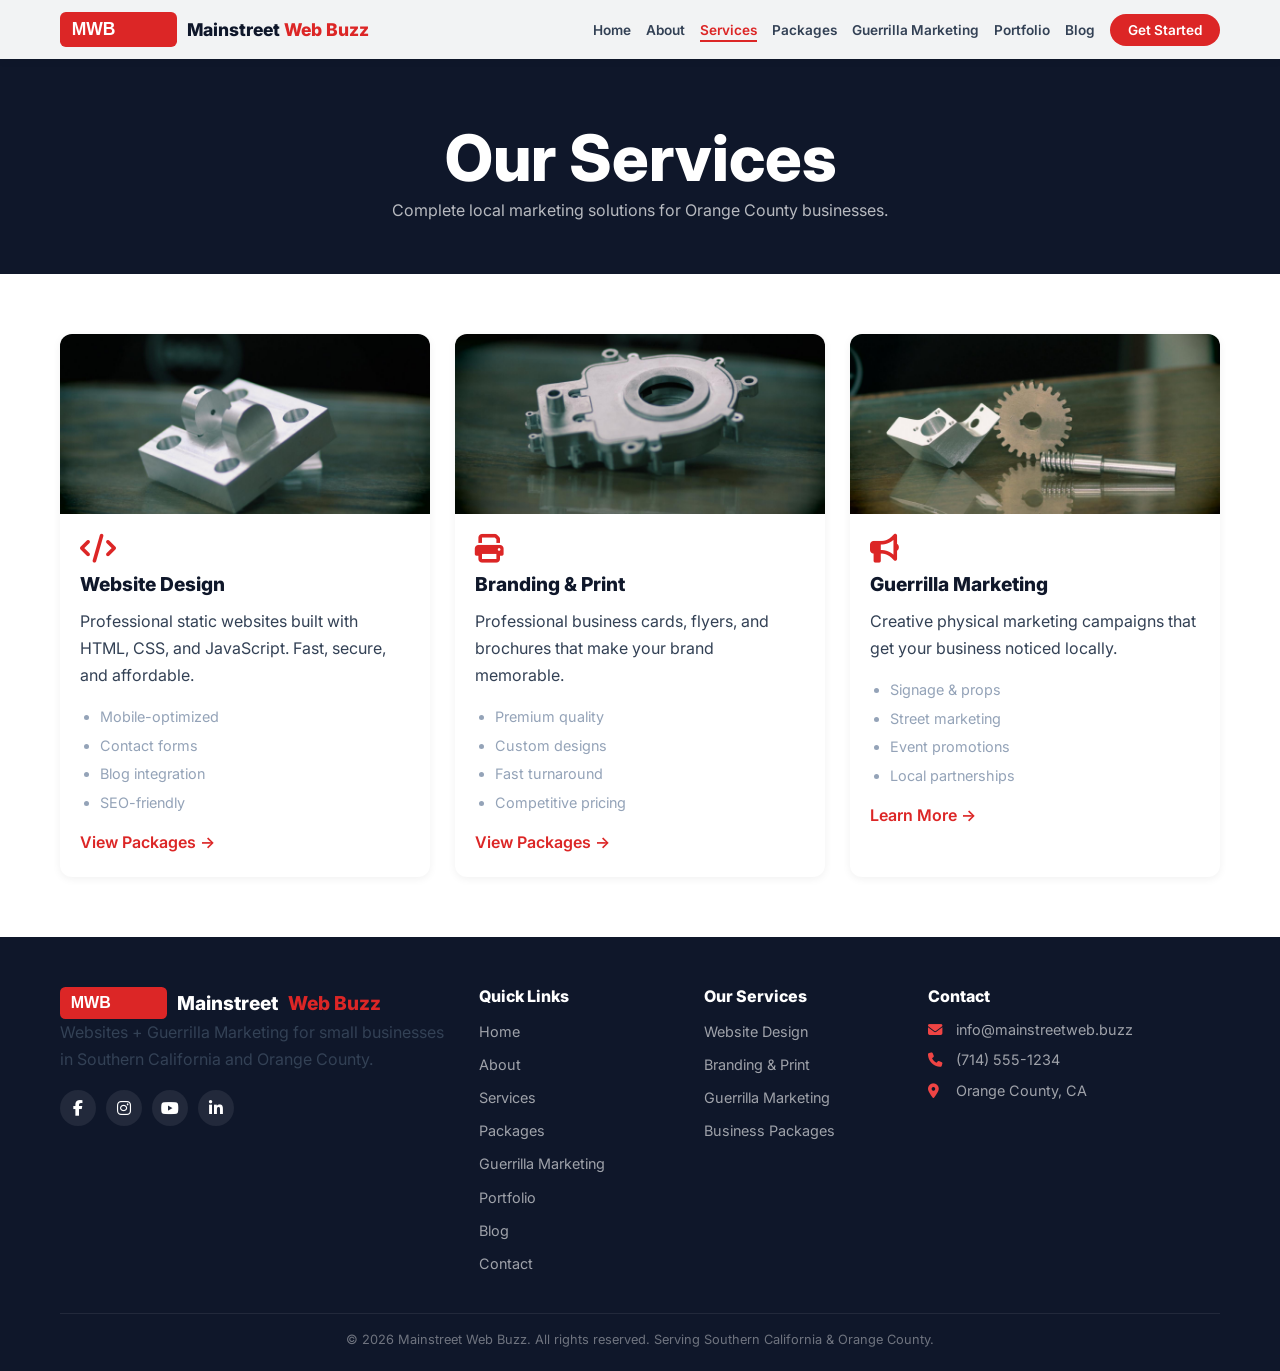
<file: services.html>
<!DOCTYPE html>
<html lang="en">
<head>
    <meta charset="UTF-8">
    <meta name="viewport" content="width=device-width, initial-scale=1.0">
    <title>Services – Mainstreet Web Buzz | Websites & Marketing</title>
    <meta name="description" content="Website design, business cards, flyers, and guerrilla marketing for Orange County small businesses.">
    <meta property="og:title" content="Our Services – Mainstreet Web Buzz">
    <meta property="og:description" content="Website design, business cards, flyers, and guerrilla marketing.">
    <link rel="icon" type="image/svg+xml" href="favicon.svg">
    <link rel="stylesheet" href="https://cdnjs.cloudflare.com/ajax/libs/font-awesome/6.4.0/css/all.min.css">
    <link href="https://fonts.googleapis.com/css2?family=Inter:wght@400;600;700;800;900&display=swap" rel="stylesheet">
    <link rel="stylesheet" href="css/style.css">
</head>
<body>

    <a href="#main-content" class="skip-link" aria-label="Skip to main content">Skip to main content</a>

    <main id="main-content">
        <section class="page-hero">
            <div class="container">
                <h1>Our Services</h1>
                <p>Complete local marketing solutions for Orange County businesses.</p>
            </div>
        </section>

        <section class="section-padding">
            <div class="container">
                <div class="services-grid">
                    <div class="service-card" id="websites">
                        <img src="assets/images/website-design.jpg" alt="Website Design" loading="lazy">
                        <div class="service-content">
                            <i class="fas fa-code"></i>
                            <h3>Website Design</h3>
                            <p>Professional static websites built with HTML, CSS, and JavaScript. Fast, secure, and affordable.</p>
                            <ul>
                                <li>Mobile-optimized</li>
                                <li>Contact forms</li>
                                <li>Blog integration</li>
                                <li>SEO-friendly</li>
                            </ul>
                            <a href="packages.html" class="service-link">View Packages →</a>
                        </div>
                    </div>
                    <div class="service-card" id="branding">
                        <img src="assets/images/business-cards.jpg" alt="Business Cards" loading="lazy">
                        <div class="service-content">
                            <i class="fas fa-print"></i>
                            <h3>Branding &amp; Print</h3>
                            <p>Professional business cards, flyers, and brochures that make your brand memorable.</p>
                            <ul>
                                <li>Premium quality</li>
                                <li>Custom designs</li>
                                <li>Fast turnaround</li>
                                <li>Competitive pricing</li>
                            </ul>
                            <a href="packages.html" class="service-link">View Packages →</a>
                        </div>
                    </div>
                    <div class="service-card" id="guerrilla">
                        <img src="assets/images/guerrilla-marketing.jpg" alt="Guerrilla Marketing" loading="lazy">
                        <div class="service-content">
                            <i class="fas fa-bullhorn"></i>
                            <h3>Guerrilla Marketing</h3>
                            <p>Creative physical marketing campaigns that get your business noticed locally.</p>
                            <ul>
                                <li>Signage &amp; props</li>
                                <li>Street marketing</li>
                                <li>Event promotions</li>
                                <li>Local partnerships</li>
                            </ul>
                            <a href="guerrilla-marketing.html" class="service-link">Learn More →</a>
                        </div>
                    </div>
                </div>
            </div>
        </section>
    </main>

    <script src="js/components.js"></script>
    <script src="js/main.js"></script>
</body>
</html>
</file>
<file: css/style.css>
/* ============================================
   WHY: CSS Variables create a design system.
   MARKETING COLORS: Red + Yellow + Black
   ============================================ */
:root {
    --primary: #dc2626;
    --primary-dark: #b91c1c;
    --primary-light: #ef4444;
    --primary-fade: #fef2f2;
    --accent: #f59e0b;
    --accent-dark: #d97706;
    --white: #ffffff;
    --off-white: #f8fafc;
    --gray-light: #e2e8f0;
    --gray: #94a3b8;
    --gray-dark: #334155;
    --black: #0f172a;
    --shadow-sm: 0 2px 8px rgba(0,0,0,0.06);
    --shadow-md: 0 4px 20px rgba(0,0,0,0.08);
    --shadow-lg: 0 10px 40px rgba(0,0,0,0.12);
    --radius-sm: 6px;
    --radius-md: 12px;
    --transition: all 0.3s cubic-bezier(0.4, 0, 0.2, 1);
}

* {
    margin: 0;
    padding: 0;
    box-sizing: border-box;
}

html {
    scroll-behavior: smooth;
}

body {
    font-family: 'Inter', sans-serif;
    line-height: 1.7;
    color: var(--gray-dark);
    background: var(--white);
    overflow-x: hidden;
}

h1, h2, h3, h4 {
    font-weight: 800;
    color: var(--black);
    line-height: 1.2;
}

h1 {
    font-size: clamp(2rem, 5vw, 4rem);
}
h2 {
    font-size: clamp(1.8rem, 3vw, 2.8rem);
    margin-bottom: 1rem;
}
h3 {
    font-size: 1.3rem;
    margin-bottom: 0.75rem;
}

p {
    margin-bottom: 1rem;
    color: var(--gray-dark);
}

a {
    text-decoration: none;
    color: var(--primary);
    transition: var(--transition);
}
a:hover {
    color: var(--primary-dark);
}

img {
    max-width: 100%;
    display: block;
}

ul {
    list-style: none;
}

.container {
    max-width: 1200px;
    margin: 0 auto;
    padding: 0 20px;
}

.section-padding {
    padding: 60px 0;
}

.section-header {
    text-align: center;
    max-width: 700px;
    margin: 0 auto 40px;
}

.section-tag {
    display: inline-block;
    background: var(--primary-fade);
    color: var(--primary);
    padding: 4px 16px;
    border-radius: 50px;
    font-size: 0.8rem;
    font-weight: 600;
    text-transform: uppercase;
    letter-spacing: 1px;
    margin-bottom: 12px;
}

.text-center {
    text-align: center;
    margin-top: 40px;
}

/* ===== SKIP LINK ===== */
.skip-link {
    position: absolute;
    top: -1000px;
    left: 50%;
    transform: translateX(-50%);
    background: var(--primary);
    color: var(--white);
    padding: 12px 24px;
    border-radius: var(--radius-sm);
    z-index: 10000;
    font-weight: 600;
}
.skip-link:focus {
    top: 10px;
}

/* ===== BUTTONS ===== */
.btn-primary, .btn-secondary, .btn-secondary-outline {
    display: inline-block;
    padding: 14px 34px;
    font-weight: 600;
    font-size: 1rem;
    border-radius: 50px;
    border: 2px solid transparent;
    cursor: pointer;
    transition: var(--transition);
    text-align: center;
    font-family: 'Inter', sans-serif;
}

.btn-primary {
    background: var(--primary);
    color: var(--white);
    border-color: var(--primary);
}
.btn-primary:hover {
    background: var(--primary-dark);
    border-color: var(--primary-dark);
    transform: translateY(-2px);
    box-shadow: var(--shadow-md);
}

.btn-secondary {
    background: transparent;
    color: var(--white);
    border-color: var(--white);
}
.btn-secondary:hover {
    background: var(--white);
    color: var(--black);
    transform: translateY(-2px);
}

.btn-secondary-outline {
    background: transparent;
    color: var(--white);
    border-color: var(--white);
}
.btn-secondary-outline:hover {
    background: var(--white);
    color: var(--primary-dark);
    transform: translateY(-2px);
}

/* ===== HEADER ===== */
.header {
    position: fixed;
    top: 0;
    left: 0;
    width: 100%;
    z-index: 1000;
    background: rgba(255, 255, 255, 0.95);
    backdrop-filter: blur(10px);
    box-shadow: var(--shadow-sm);
    transition: var(--transition);
}
.header.scrolled {
    box-shadow: var(--shadow-md);
}

.nav-wrapper {
    display: flex;
    justify-content: space-between;
    align-items: center;
    padding: 12px 0;
}

.logo {
    display: flex;
    align-items: center;
    gap: 10px;
    font-weight: 800;
    font-size: 1.1rem;
    color: var(--black);
}
.logo-highlight {
    color: var(--primary);
}
.logo-img {
    height: 35px;
}

.nav-menu {
    display: flex;
    align-items: center;
    gap: 15px;
}
.nav-menu a {
    color: var(--gray-dark);
    font-weight: 600;
    font-size: 0.85rem;
    position: relative;
}
.nav-menu a::after {
    content: '';
    position: absolute;
    bottom: -4px;
    left: 0;
    width: 0;
    height: 2px;
    background: var(--primary);
    transition: var(--transition);
}
.nav-menu a:hover::after,
.nav-menu a.active::after {
    width: 100%;
}
.nav-menu a.active {
    color: var(--primary);
}

.nav-menu .btn-cta-nav {
    background: var(--primary);
    color: var(--white);
    padding: 8px 18px;
    border-radius: 50px;
    border: none;
    font-weight: 600;
    font-size: 0.85rem;
}
.nav-menu .btn-cta-nav:hover {
    background: var(--primary-dark);
    transform: translateY(-2px);
    box-shadow: var(--shadow-md);
}
.nav-menu .btn-cta-nav::after {
    display: none;
}

/* ===== MOBILE MENU ===== */
.menu-toggle {
    display: none;
    flex-direction: column;
    gap: 5px;
    background: none;
    border: none;
    cursor: pointer;
    padding: 5px;
}
.hamburger {
    display: block;
    width: 28px;
    height: 3px;
    background: var(--black);
    border-radius: 3px;
    transition: var(--transition);
    position: relative;
}
.hamburger::before,
.hamburger::after {
    content: '';
    position: absolute;
    left: 0;
    width: 28px;
    height: 3px;
    background: var(--black);
    border-radius: 3px;
    transition: var(--transition);
}
.hamburger::before {
    top: -8px;
}
.hamburger::after {
    bottom: -8px;
}
.menu-toggle.active .hamburger {
    background: transparent;
}
.menu-toggle.active .hamburger::before {
    transform: rotate(45deg);
    top: 0;
}
.menu-toggle.active .hamburger::after {
    transform: rotate(-45deg);
    bottom: 0;
}

/* ===== HERO ===== */
.hero {
    min-height: 85vh;
    display: flex;
    align-items: center;
    padding-top: 70px;
    position: relative;
    background: var(--black);
}
.hero-bg {
    position: absolute;
    top: 0;
    left: 0;
    width: 100%;
    height: 100%;
    background: linear-gradient(135deg, var(--primary-dark), var(--black));
    opacity: 0.7;
}
.hero-content {
    position: relative;
    z-index: 2;
    max-width: 700px;
    color: var(--white);
    padding: 30px 0;
}
.hero-content h1 {
    color: var(--white);
    margin-bottom: 15px;
}
.hero-content h1 span {
    color: var(--accent);
}
.hero-content p {
    color: rgba(255, 255, 255, 0.8);
    font-size: 1.1rem;
    margin-bottom: 25px;
}
.hero-buttons {
    display: flex;
    gap: 15px;
    flex-wrap: wrap;
    margin-bottom: 40px;
}
.hero-stats {
    display: flex;
    gap: 40px;
    flex-wrap: wrap;
}
.stat {
    text-align: center;
}
.stat-number {
    display: block;
    font-weight: 800;
    font-size: 2rem;
    color: var(--accent);
}
.stat-label {
    font-size: 0.85rem;
    color: rgba(255, 255, 255, 0.7);
}

/* ===== PAGE HERO ===== */
.page-hero {
    padding: 120px 0 50px;
    background: var(--black);
    color: var(--white);
    text-align: center;
}
.page-hero h1 {
    color: var(--white);
}
.page-hero p {
    color: rgba(255, 255, 255, 0.7);
    max-width: 600px;
    margin: 0 auto;
}

/* ===== FEATURES / AREAS ===== */
.features-grid,
.areas-grid {
    display: grid;
    grid-template-columns: repeat(auto-fit, minmax(240px, 1fr));
    gap: 25px;
}
.feature-card,
.area-card {
    text-align: center;
    padding: 30px 20px;
    background: var(--white);
    border-radius: var(--radius-md);
    box-shadow: var(--shadow-sm);
    transition: var(--transition);
}
.feature-card:hover,
.area-card:hover {
    transform: translateY(-5px);
    box-shadow: var(--shadow-md);
}
.feature-card i,
.area-card i {
    font-size: 2.5rem;
    color: var(--primary);
    margin-bottom: 15px;
}
.feature-card h3,
.area-card h3 {
    font-size: 1.2rem;
}
.feature-card p,
.area-card p {
    font-size: 0.95rem;
    color: var(--gray);
    margin-bottom: 0;
}

/* ===== SERVICES ===== */
.services-grid {
    display: grid;
    grid-template-columns: repeat(auto-fit, minmax(300px, 1fr));
    gap: 25px;
}
.service-card {
    background: var(--white);
    border-radius: var(--radius-md);
    overflow: hidden;
    box-shadow: var(--shadow-sm);
    transition: var(--transition);
}
.service-card:hover {
    transform: translateY(-5px);
    box-shadow: var(--shadow-md);
}
.service-card img {
    width: 100%;
    height: 180px;
    object-fit: cover;
}
.service-content {
    padding: 20px;
}
.service-content i {
    font-size: 1.8rem;
    color: var(--primary);
    margin-bottom: 10px;
}
.service-content h3 {
    font-size: 1.2rem;
}
.service-content ul {
    list-style: disc;
    padding-left: 20px;
    margin-top: 10px;
}
.service-content ul li {
    font-size: 0.9rem;
    color: var(--gray);
    margin-bottom: 4px;
}
.service-link {
    display: inline-block;
    margin-top: 10px;
    font-weight: 600;
    color: var(--primary);
}
.service-link:hover {
    color: var(--primary-dark);
}

/* ===== PACKAGES ===== */
.packages-grid {
    display: grid;
    grid-template-columns: repeat(auto-fit, minmax(280px, 1fr));
    gap: 25px;
    max-width: 1000px;
    margin: 0 auto;
}
.package-card {
    background: var(--white);
    border-radius: var(--radius-md);
    padding: 30px 25px;
    box-shadow: var(--shadow-sm);
    transition: var(--transition);
    text-align: center;
    display: flex;
    flex-direction: column;
}
.package-card:hover {
    transform: translateY(-5px);
    box-shadow: var(--shadow-md);
}
.package-card.featured {
    border: 3px solid var(--primary);
    position: relative;
}
.package-card.featured::before {
    content: 'Most Popular';
    position: absolute;
    top: -12px;
    left: 50%;
    transform: translateX(-50%);
    background: var(--primary);
    color: var(--white);
    padding: 4px 20px;
    border-radius: 50px;
    font-size: 0.8rem;
    font-weight: 600;
}
.package-header {
    margin-bottom: 15px;
}
.package-header h3 {
    font-size: 1.5rem;
    margin-bottom: 5px;
}
.package-price {
    font-size: 2.2rem;
    font-weight: 800;
    color: var(--primary);
}
.package-card ul {
    text-align: left;
    margin: 15px 0;
    flex-grow: 1;
}
.package-card ul li {
    padding: 6px 0;
    border-bottom: 1px solid var(--gray-light);
    display: flex;
    align-items: center;
    gap: 10px;
    font-size: 0.95rem;
}
.package-card ul li:last-child {
    border-bottom: none;
}
.package-card ul li i {
    color: var(--primary);
}

/* ===== GUERRILLA MARKETING ===== */
.guerrilla-grid {
    display: grid;
    grid-template-columns: repeat(auto-fit, minmax(260px, 1fr));
    gap: 25px;
}
.guerrilla-card {
    text-align: center;
    padding: 30px 20px;
    background: var(--white);
    border-radius: var(--radius-md);
    box-shadow: var(--shadow-sm);
    transition: var(--transition);
}
.guerrilla-card:hover {
    transform: translateY(-5px);
    box-shadow: var(--shadow-md);
}
.guerrilla-card i {
    font-size: 2.8rem;
    color: var(--accent);
    margin-bottom: 15px;
}
.guerrilla-card h3 {
    font-size: 1.2rem;
}
.guerrilla-card p {
    font-size: 0.95rem;
    color: var(--gray);
    margin-bottom: 0;
}

/* ===== GALLERY / PORTFOLIO ===== */
.gallery-grid {
    display: grid;
    grid-template-columns: repeat(auto-fit, minmax(280px, 1fr));
    gap: 25px;
}
.gallery-item {
    border-radius: var(--radius-md);
    overflow: hidden;
    box-shadow: var(--shadow-sm);
    transition: var(--transition);
    background: var(--white);
}
.gallery-item:hover {
    transform: translateY(-5px);
    box-shadow: var(--shadow-md);
}
.gallery-item img {
    width: 100%;
    height: 220px;
    object-fit: cover;
}

/* ===== BLOG ===== */
.blog-grid {
    display: grid;
    grid-template-columns: 1fr;
    gap: 30px;
    max-width: 800px;
    margin: 0 auto;
}
.blog-card {
    display: grid;
    grid-template-columns: 1fr 2fr;
    gap: 25px;
    background: var(--white);
    border-radius: var(--radius-md);
    overflow: hidden;
    box-shadow: var(--shadow-sm);
    transition: var(--transition);
}
.blog-card:hover {
    transform: translateY(-5px);
    box-shadow: var(--shadow-md);
}
.blog-card img {
    width: 100%;
    height: 100%;
    object-fit: cover;
    min-height: 180px;
}
.blog-card-content {
    padding: 25px 25px 25px 0;
}
.blog-date {
    font-size: 0.85rem;
    color: var(--gray);
    display: block;
    margin-bottom: 8px;
}
.blog-card-content h2 {
    font-size: 1.3rem;
    margin-bottom: 10px;
}
.blog-card-content h2 a {
    color: var(--black);
}
.blog-card-content h2 a:hover {
    color: var(--primary);
}
.blog-card-content p {
    font-size: 0.95rem;
    color: var(--gray);
    margin-bottom: 15px;
}
.read-more {
    font-weight: 600;
    color: var(--primary);
}
.read-more:hover {
    color: var(--primary-dark);
}

/* ===== BLOG POST (individual) ===== */
.blog-post {
    padding: 120px 0 60px;
}
.blog-post-header {
    text-align: center;
    max-width: 800px;
    margin: 0 auto 30px;
}
.blog-post-header h1 {
    font-size: clamp(1.8rem, 4vw, 2.8rem);
}
.blog-post-content {
    max-width: 800px;
    margin: 0 auto;
}
.blog-post-content h2 {
    font-size: 1.6rem;
    margin-top: 30px;
    margin-bottom: 15px;
}
.blog-post-content ul,
.blog-post-content ol {
    padding-left: 24px;
    margin-bottom: 20px;
}
.blog-post-content ul {
    list-style: disc;
}
.blog-post-content ol {
    list-style: decimal;
}
.blog-post-content li {
    margin-bottom: 8px;
    color: var(--gray-dark);
}
.blog-post-footer {
    max-width: 800px;
    margin: 40px auto 0;
    text-align: center;
    padding-top: 30px;
    border-top: 1px solid var(--gray-light);
}

/* ===== ABOUT ===== */
.about-grid {
    display: grid;
    grid-template-columns: 1fr 1fr;
    gap: 40px;
    align-items: center;
}
.about-grid ul li {
    display: flex;
    align-items: center;
    gap: 10px;
    margin-bottom: 10px;
}
.about-grid ul li i {
    color: var(--primary);
}

/* ===== CONTACT ===== */
.contact-grid {
    display: grid;
    grid-template-columns: 1fr 1fr;
    gap: 40px;
}
.form-group {
    margin-bottom: 18px;
}
.form-group label {
    display: block;
    font-weight: 600;
    margin-bottom: 5px;
    font-size: 0.95rem;
}
.form-group input,
.form-group textarea,
.form-group select {
    width: 100%;
    padding: 12px 16px;
    border: 2px solid var(--gray-light);
    border-radius: var(--radius-sm);
    font-size: 1rem;
    font-family: 'Inter', sans-serif;
    transition: var(--transition);
}
.form-group input:focus,
.form-group textarea:focus,
.form-group select:focus {
    border-color: var(--primary);
    outline: none;
}
.contact-details {
    display: flex;
    flex-direction: column;
    gap: 15px;
    margin-top: 20px;
}
.contact-details > div {
    display: flex;
    align-items: center;
    gap: 18px;
    padding: 18px;
    background: var(--off-white);
    border-radius: var(--radius-sm);
}
.contact-details i {
    font-size: 1.4rem;
    color: var(--primary);
    width: 28px;
}
.contact-details h4 {
    margin-bottom: 2px;
    font-size: 1rem;
}
.contact-details p,
.contact-details a {
    margin: 0;
    color: var(--gray-dark);
}

/* ===== CTA SECTION ===== */
.cta-section {
    background: var(--primary-dark);
    padding: 60px 0;
    text-align: center;
}
.cta-content h2 {
    color: var(--white);
    margin-bottom: 15px;
}
.cta-content p {
    color: rgba(255, 255, 255, 0.8);
    font-size: 1.1rem;
    max-width: 600px;
    margin: 0 auto 25px;
}
.cta-buttons {
    display: flex;
    gap: 15px;
    justify-content: center;
    flex-wrap: wrap;
}

/* ===== FOOTER ===== */
.footer {
    background: var(--black);
    color: rgba(255, 255, 255, 0.8);
    padding: 50px 0 20px;
}
.footer-grid {
    display: grid;
    grid-template-columns: 2fr 1fr 1fr 1.5fr;
    gap: 30px;
    margin-bottom: 30px;
}
.footer-logo {
    display: flex;
    align-items: center;
    gap: 10px;
    font-weight: 800;
    font-size: 1.2rem;
    color: var(--white);
}
.footer-logo .logo-highlight {
    color: var(--primary);
}
.footer-logo-img {
    height: 32px;
}
.footer-col h4 {
    color: var(--white);
    margin-bottom: 12px;
    font-size: 1rem;
}
.footer-col ul li {
    margin-bottom: 6px;
}
.footer-col ul a {
    color: rgba(255, 255, 255, 0.6);
    transition: var(--transition);
    font-size: 0.9rem;
}
.footer-col ul a:hover {
    color: var(--white);
    padding-left: 5px;
}
.contact-info li {
    display: flex;
    align-items: center;
    gap: 10px;
    color: rgba(255, 255, 255, 0.6);
    font-size: 0.9rem;
}
.contact-info li i {
    width: 18px;
    color: var(--primary-light);
}
.social-links {
    display: flex;
    gap: 10px;
    margin-top: 12px;
}
.social-links a {
    width: 36px;
    height: 36px;
    border-radius: 50%;
    background: rgba(255, 255, 255, 0.08);
    color: var(--white);
    display: flex;
    align-items: center;
    justify-content: center;
    transition: var(--transition);
}
.social-links a:hover {
    background: var(--primary);
    transform: translateY(-3px);
}
.footer-bottom {
    border-top: 1px solid rgba(255, 255, 255, 0.08);
    padding-top: 15px;
    text-align: center;
}
.footer-bottom p {
    font-size: 0.8rem;
    color: rgba(255, 255, 255, 0.4);
    margin-bottom: 0;
}

/* ============================================
   WHY: Mobile-first responsive design
   ============================================ */
@media (max-width: 992px) {
    .footer-grid {
        grid-template-columns: 1fr 1fr;
        gap: 30px;
    }
}

@media (max-width: 768px) {
    .menu-toggle {
        display: flex;
    }
    .nav-menu {
        position: fixed;
        top: 0;
        right: -100%;
        width: 80%;
        max-width: 300px;
        height: 100vh;
        background: var(--white);
        flex-direction: column;
        justify-content: center;
        align-items: center;
        padding: 40px 20px;
        box-shadow: var(--shadow-lg);
        transition: var(--transition);
        gap: 18px;
        z-index: 9999;
    }
    .nav-menu.active {
        right: 0;
    }
    .nav-menu a {
        font-size: 1.1rem;
        text-align: center;
        width: 100%;
        padding: 6px 0;
    }
    .nav-menu a::after {
        display: none;
    }
    .nav-menu .btn-cta-nav {
        width: 100%;
        text-align: center;
        padding: 12px;
        font-size: 1rem;
    }
    .section-padding {
        padding: 50px 0;
    }
    .nav-wrapper {
        padding: 10px 0;
    }
    .logo {
        font-size: 1rem;
    }
    .logo-img {
        height: 30px;
    }
    .hero {
        min-height: 70vh;
        padding-top: 60px;
    }
    .hero-content h1 {
        font-size: clamp(1.8rem, 7vw, 2.5rem);
    }
    .hero-content p {
        font-size: 1rem;
    }
    .hero-buttons {
        flex-direction: column;
    }
    .hero-buttons .btn-primary,
    .hero-buttons .btn-secondary {
        width: 100%;
        text-align: center;
        padding: 12px 24px;
    }
    .hero-stats {
        gap: 20px;
        justify-content: center;
    }
    .stat-number {
        font-size: 1.8rem;
    }
    .stat-label {
        font-size: 0.8rem;
    }
    .features-grid,
    .areas-grid,
    .services-grid,
    .guerrilla-grid,
    .gallery-grid {
        grid-template-columns: 1fr;
        max-width: 450px;
        margin: 0 auto;
    }
    .packages-grid {
        grid-template-columns: 1fr;
        max-width: 400px;
        margin: 0 auto;
    }
    .blog-card {
        grid-template-columns: 1fr;
    }
    .blog-card img {
        height: 180px;
        min-height: auto;
    }
    .blog-card-content {
        padding: 20px;
    }
    .blog-card-content h2 {
        font-size: 1.2rem;
    }
    .about-grid,
    .contact-grid {
        grid-template-columns: 1fr;
        gap: 30px;
    }
    .about-grid img {
        height: 250px !important;
    }
    .footer-grid {
        grid-template-columns: 1fr;
        gap: 25px;
    }
    .footer-bottom {
        flex-direction: column;
        text-align: center;
    }
    .cta-buttons {
        flex-direction: column;
        align-items: center;
    }
    .cta-buttons .btn-primary,
    .cta-buttons .btn-secondary-outline {
        width: 100%;
        max-width: 300px;
        text-align: center;
    }
    .page-hero {
        padding: 100px 0 40px;
    }
    .page-hero h1 {
        font-size: 2rem;
    }
    .blog-post {
        padding: 100px 0 40px;
    }
    .blog-post-header h1 {
        font-size: 1.8rem;
    }
    .package-price {
        font-size: 2rem;
    }
}

@media (max-width: 480px) {
    .hero-content h1 {
        font-size: 1.6rem;
    }
    .hero-stats {
        gap: 15px;
    }
    .stat-number {
        font-size: 1.5rem;
    }
    .stat-label {
        font-size: 0.75rem;
    }
    .blog-card-content h2 {
        font-size: 1.1rem;
    }
    .package-card {
        padding: 20px 15px;
    }
    .package-price {
        font-size: 1.8rem;
    }
    .package-header h3 {
        font-size: 1.3rem;
    }
    .contact-details > div {
        padding: 14px;
        gap: 14px;
    }
    .contact-details i {
        font-size: 1.2rem;
        width: 24px;
    }
    .gallery-item img {
        height: 180px;
    }
    .service-card img {
        height: 150px;
    }
}
</file>
